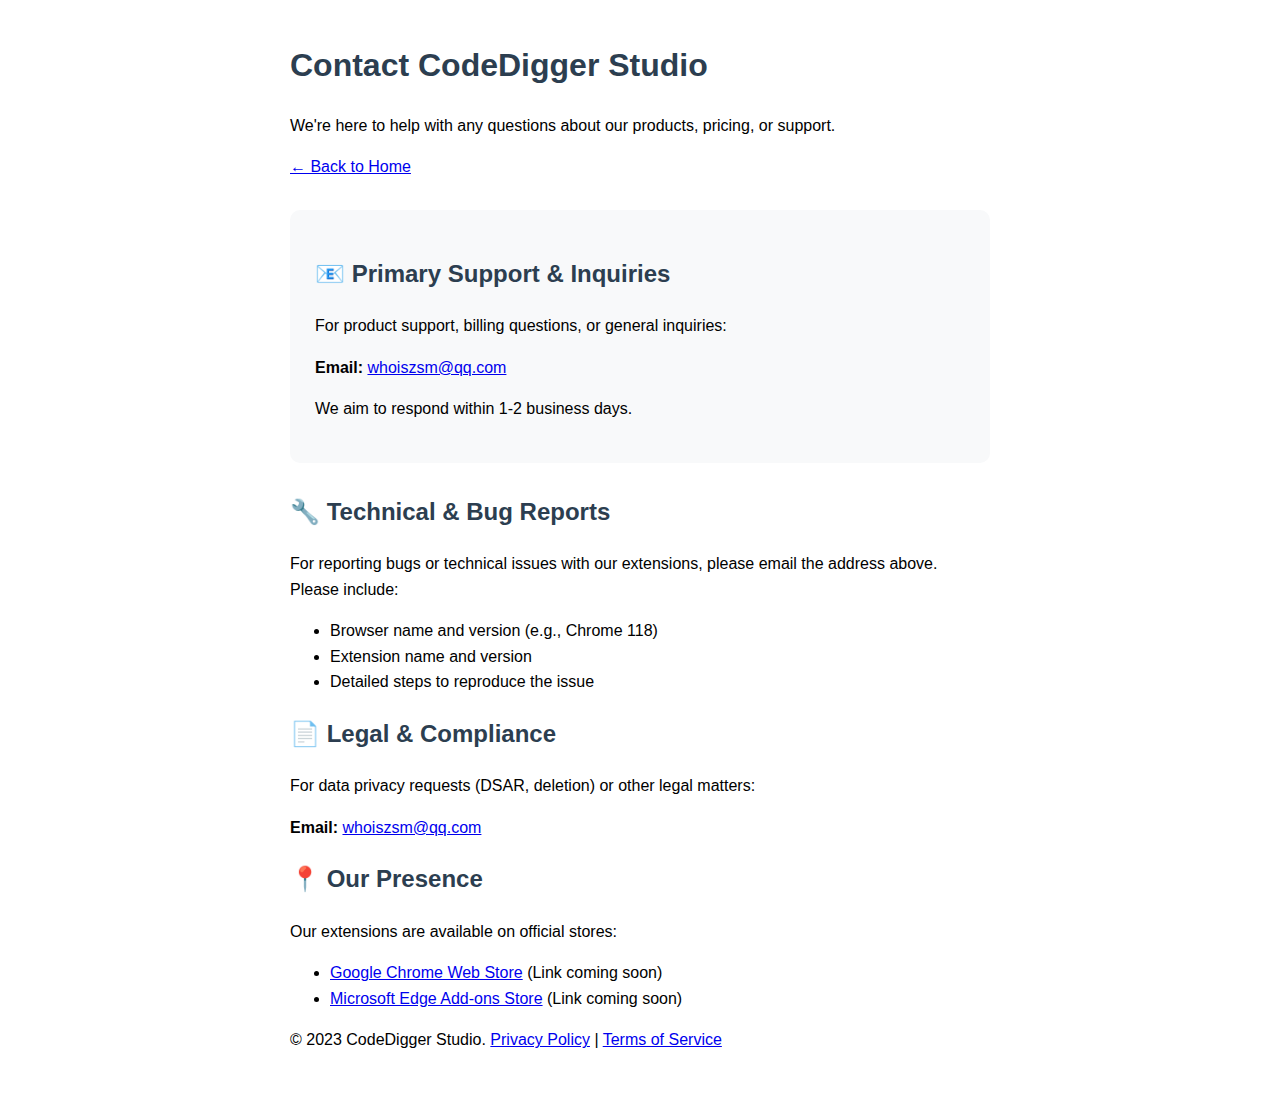
<file: contact.html>
<!DOCTYPE html>
<html lang="en">
<head>
    <meta charset="UTF-8">
    <meta name="viewport" content="width=device-width, initial-scale=1.0">
    <title>Contact Us - CodeDigger Studio</title>
    <style>
        body { font-family: -apple-system, BlinkMacSystemFont, 'Segoe UI', sans-serif; line-height: 1.6; max-width: 700px; margin: 40px auto; padding: 0 20px; }
        h1, h2 { color: #2c3e50; }
        .contact-info { background: #f8f9fa; padding: 25px; border-radius: 10px; margin: 30px 0; }
    </style>
</head>
<body>
    <header>
        <h1>Contact CodeDigger Studio</h1>
        <p>We're here to help with any questions about our products, pricing, or support.</p>
        <p><a href="index.html">← Back to Home</a></p>
    </header>

    <main>
        <section class="contact-info">
            <h2>📧 Primary Support & Inquiries</h2>
            <p>For product support, billing questions, or general inquiries:</p>
            <p><strong>Email:</strong> <a href="mailto:whoiszsm@qq.com">whoiszsm@qq.com</a></p>
            <p>We aim to respond within 1-2 business days.</p>
        </section>

        <section>
            <h2>🔧 Technical & Bug Reports</h2>
            <p>For reporting bugs or technical issues with our extensions, please email the address above. Please include:</p>
            <ul>
                <li>Browser name and version (e.g., Chrome 118)</li>
                <li>Extension name and version</li>
                <li>Detailed steps to reproduce the issue</li>
            </ul>
        </section>

        <section>
            <h2>📄 Legal & Compliance</h2>
            <p>For data privacy requests (DSAR, deletion) or other legal matters:</p>
            <p><strong>Email:</strong> <a href="mailto:whoiszsm@qq.com">whoiszsm@qq.com</a></p>
        </section>

        <section>
            <h2>📍 Our Presence</h2>
            <p>Our extensions are available on official stores:</p>
            <ul>
                <li><a href="#" target="_blank">Google Chrome Web Store</a> (Link coming soon)</li>
                <li><a href="#" target="_blank">Microsoft Edge Add-ons Store</a> (Link coming soon)</li>
            </ul>
        </section>
    </main>

    <footer>
        <p>© 2023 CodeDigger Studio. <a href="privacy.html">Privacy Policy</a> | <a href="terms.html">Terms of Service</a></p>
    </footer>
</body>
</html>
</file>
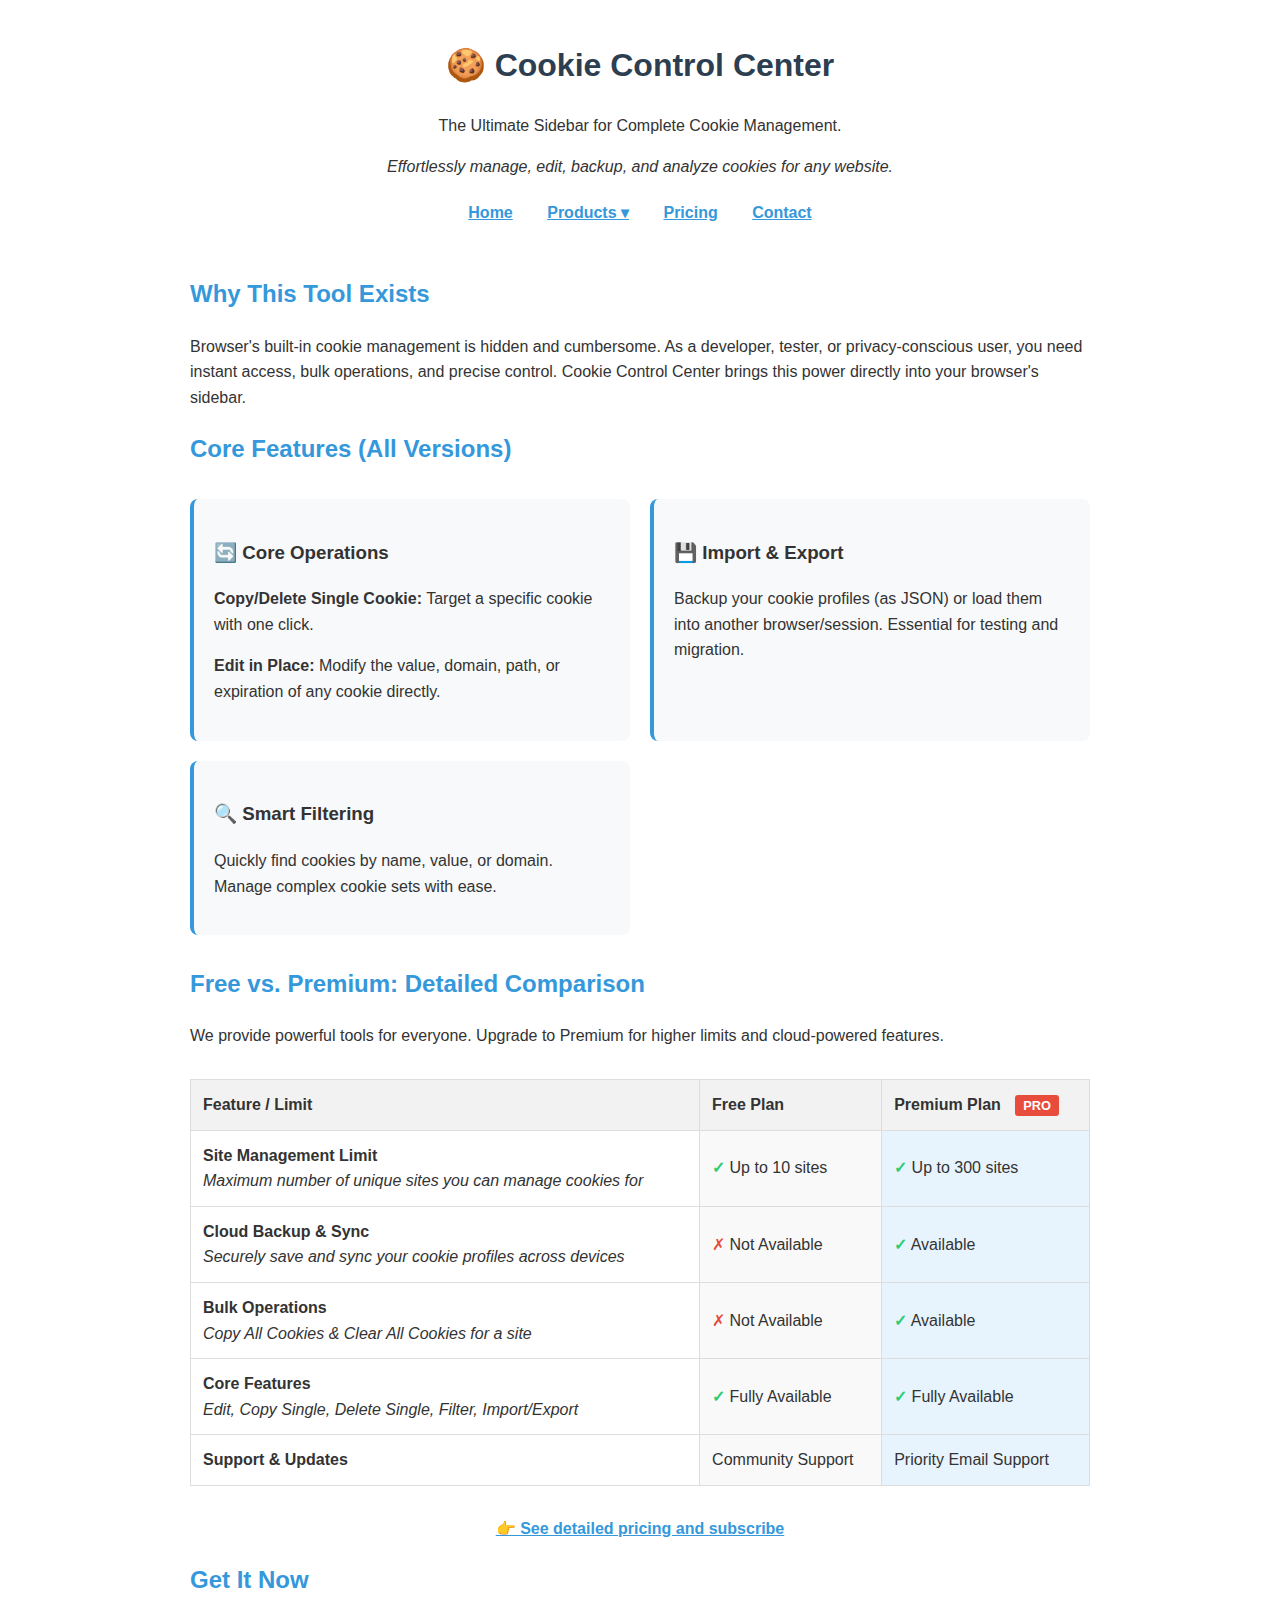
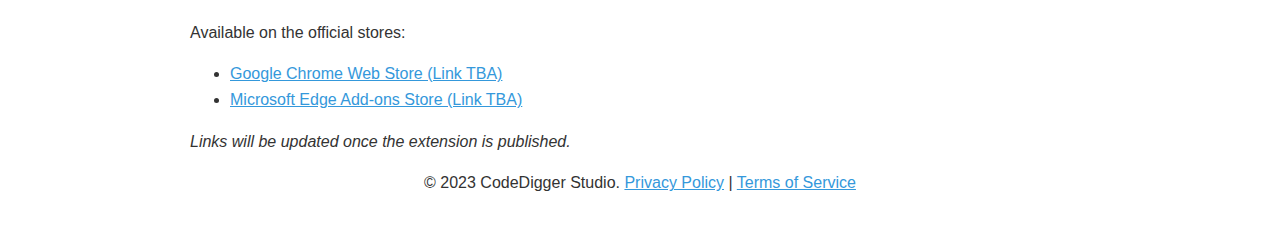
<file: cookie-control-center.html>
<!DOCTYPE html>
<html lang="en">
<head>
    <meta charset="UTF-8">
    <meta name="viewport" content="width=device-width, initial-scale=1.0">
    <title>Cookie Control Center - Professional Cookie Management Extension</title>
    <style>
        body { font-family: -apple-system, BlinkMacSystemFont, 'Segoe UI', sans-serif; line-height: 1.6; max-width: 900px; margin: 40px auto; padding: 0 20px; color: #333; }
        header, footer { text-align: center; margin-bottom: 50px; }
        h1 { color: #2c3e50; }
        h2 { color: #3498db; }
        .feature-grid { display: grid; grid-template-columns: repeat(auto-fit, minmax(300px, 1fr)); gap: 20px; margin: 30px 0; }
        .feature-card { background: #f8f9fa; padding: 20px; border-radius: 8px; border-left: 4px solid #3498db; }
        .badge { background: #e74c3c; color: white; padding: 3px 8px; border-radius: 3px; font-size: 0.8em; margin-left: 10px; }
        .nav { margin: 20px 0; position: relative; }
        .nav a { margin: 0 15px; font-weight: bold; }
        .dropdown { display: inline-block; position: relative; }
        .dropdown-content { display: none; position: absolute; background-color: white; min-width: 200px; box-shadow: 0px 8px 16px rgba(0,0,0,0.1); border-radius: 5px; padding: 10px 0; z-index: 1; }
        .dropdown:hover .dropdown-content { display: block; }
        .dropdown-content a { display: block; padding: 8px 20px; margin: 0; }
        .comparison-table { width: 100%; border-collapse: collapse; margin: 30px 0; }
        .comparison-table th, .comparison-table td { border: 1px solid #ddd; padding: 12px; text-align: left; }
        .comparison-table th { background-color: #f2f2f2; }
        .free-col { background-color: #f9f9f9; }
        .pro-col { background-color: #e8f4fd; }
        .check { color: #2ecc71; font-weight: bold; }
        .cross { color: #e74c3c; }
        a { color: #3498db; }
    </style>
</head>
<body>
    <header>
        <h1>🍪 Cookie Control Center</h1>
        <p>The Ultimate Sidebar for Complete Cookie Management.</p>
        <p><em>Effortlessly manage, edit, backup, and analyze cookies for any website.</em></p>
        <div class="nav">
            <a href="index.html">Home</a>
            <div class="dropdown">
                <a href="#products">Products ▾</a>
                <div class="dropdown-content">
                    <a href="cookie-control-center.html">Cookie Control Center</a>
                </div>
            </div>
            <a href="pricing.html">Pricing</a>
            <a href="contact.html">Contact</a>
        </div>
    </header>

    <main>
        <section>
            <h2>Why This Tool Exists</h2>
            <p>Browser's built-in cookie management is hidden and cumbersome. As a developer, tester, or privacy-conscious user, you need instant access, bulk operations, and precise control. Cookie Control Center brings this power directly into your browser's sidebar.</p>
        </section>

        <section>
            <h2>Core Features (All Versions)</h2>
            <div class="feature-grid">
                <div class="feature-card">
                    <h3>🔄 Core Operations</h3>
                    <p><strong>Copy/Delete Single Cookie:</strong> Target a specific cookie with one click.</p>
                    <p><strong>Edit in Place:</strong> Modify the value, domain, path, or expiration of any cookie directly.</p>
                </div>
                <div class="feature-card">
                    <h3>💾 Import & Export</h3>
                    <p>Backup your cookie profiles (as JSON) or load them into another browser/session. Essential for testing and migration.</p>
                </div>
                <div class="feature-card">
                    <h3>🔍 Smart Filtering</h3>
                    <p>Quickly find cookies by name, value, or domain. Manage complex cookie sets with ease.</p>
                </div>
            </div>
        </section>

        <section>
            <h2>Free vs. Premium: Detailed Comparison</h2>
            <p>We provide powerful tools for everyone. Upgrade to Premium for higher limits and cloud-powered features.</p>
            <table class="comparison-table">
                <thead>
                    <tr>
                        <th>Feature / Limit</th>
                        <th class="free-col">Free Plan</th>
                        <th class="pro-col">Premium Plan <span class="badge">PRO</span></th>
                    </tr>
                </thead>
                <tbody>
                    <tr>
                        <td><strong>Site Management Limit</strong><br/><em>Maximum number of unique sites you can manage cookies for</em></td>
                        <td class="free-col"><span class="check">✓</span> Up to 10 sites</td>
                        <td class="pro-col"><span class="check">✓</span> Up to 300 sites</td>
                    </tr>
                    <tr>
                        <td><strong>Cloud Backup & Sync</strong><br/><em>Securely save and sync your cookie profiles across devices</em></td>
                        <td class="free-col"><span class="cross">✗</span> Not Available</td>
                        <td class="pro-col"><span class="check">✓</span> Available</td>
                    </tr>
                    <tr>
                        <td><strong>Bulk Operations</strong><br/><em>Copy All Cookies & Clear All Cookies for a site</em></td>
                        <td class="free-col"><span class="cross">✗</span> Not Available</td>
                        <td class="pro-col"><span class="check">✓</span> Available</td>
                    </tr>
                    <tr>
                        <td><strong>Core Features</strong><br/><em>Edit, Copy Single, Delete Single, Filter, Import/Export</em></td>
                        <td class="free-col"><span class="check">✓</span> Fully Available</td>
                        <td class="pro-col"><span class="check">✓</span> Fully Available</td>
                    </tr>
                    <tr>
                        <td><strong>Support & Updates</strong></td>
                        <td class="free-col">Community Support</td>
                        <td class="pro-col">Priority Email Support</td>
                    </tr>
                </tbody>
            </table>
            <p style="text-align: center; margin-top: 20px;"><a href="pricing.html" class="cta"><strong>👉 See detailed pricing and subscribe</strong></a></p>
        </section>

        <section>
            <h2>Get It Now</h2>
            <p>Available on the official stores:</p>
            <ul>
                <li><a href="#" target="_blank">Google Chrome Web Store (Link TBA)</a></li>
                <li><a href="#" target="_blank">Microsoft Edge Add-ons Store (Link TBA)</a></li>
            </ul>
            <p><em>Links will be updated once the extension is published.</em></p>
        </section>
    </main>

    <footer>
        <p>© 2023 CodeDigger Studio. <a href="privacy.html">Privacy Policy</a> | <a href="terms.html">Terms of Service</a></p>
    </footer>
</body>
</html>
</file>
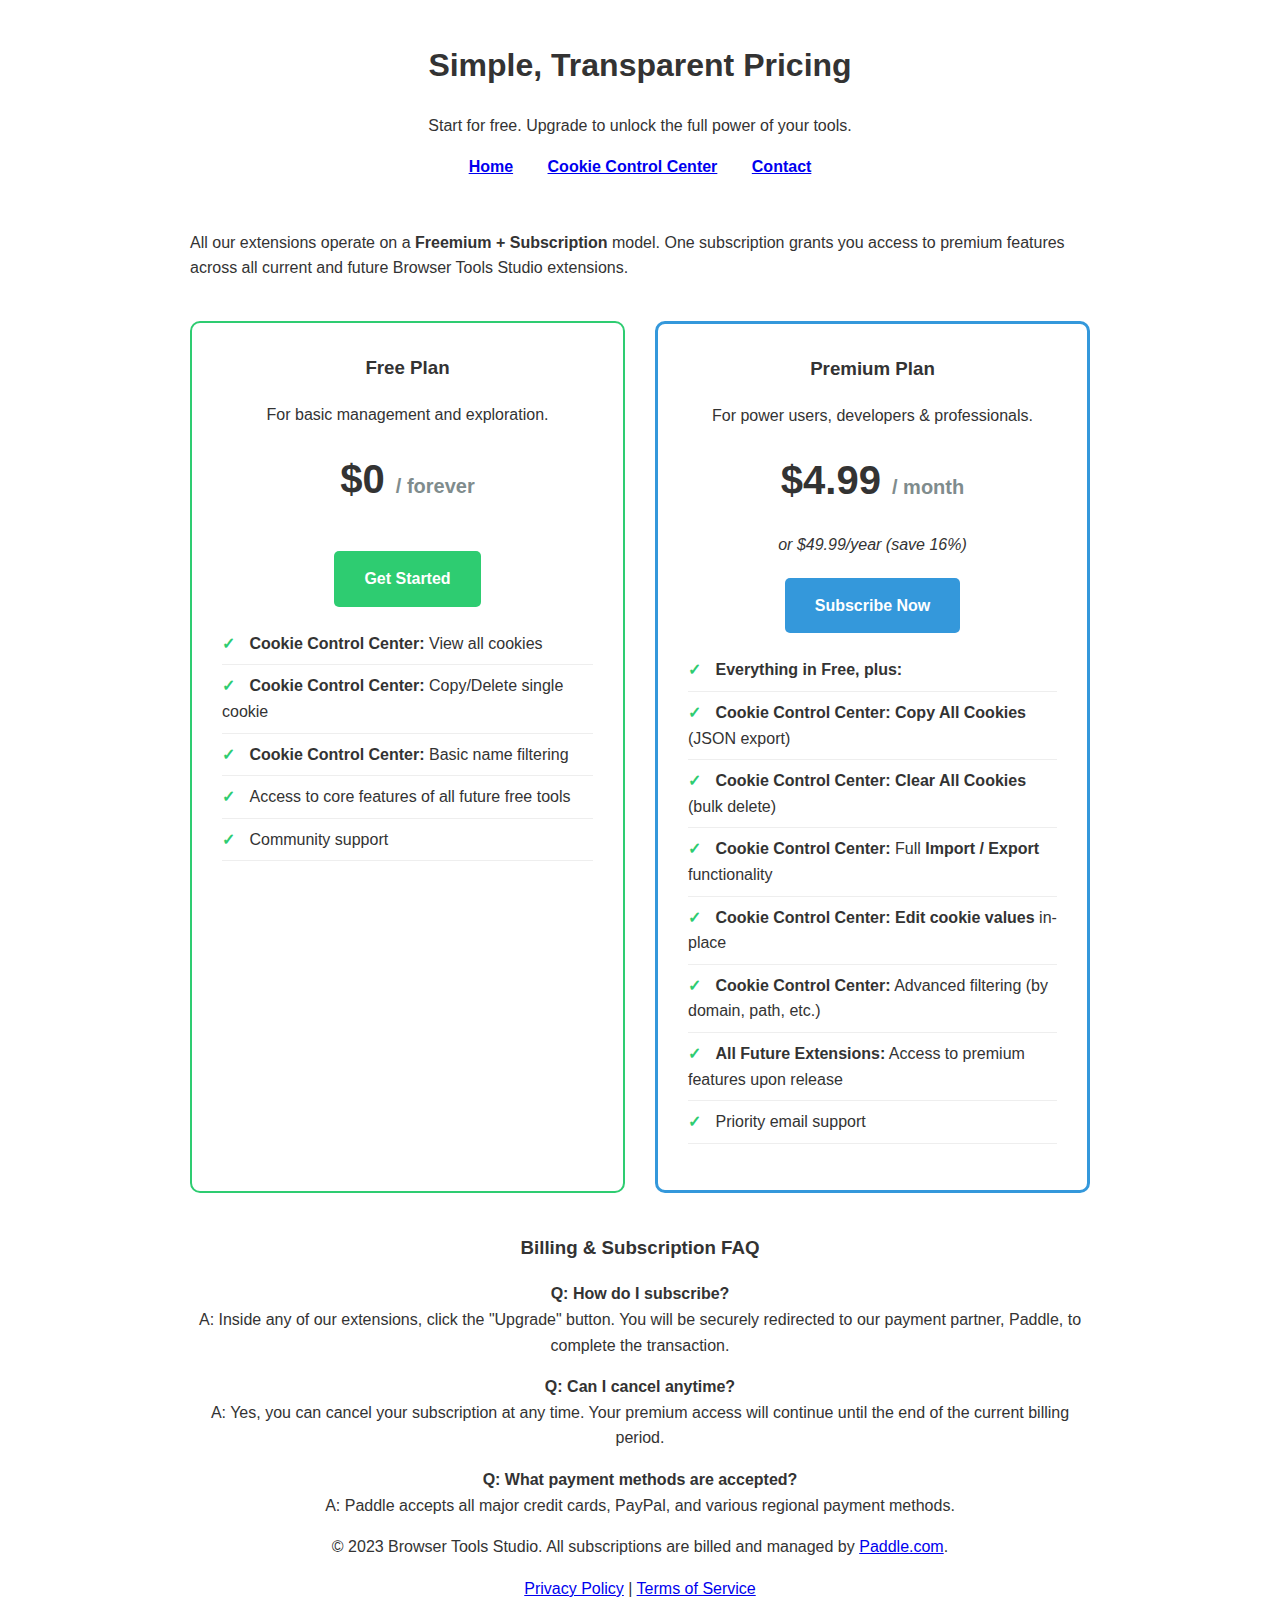
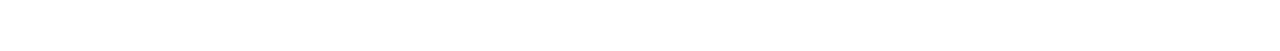
<file: pricing.html>
<!DOCTYPE html>
<html lang="en">
<head>
    <meta charset="UTF-8">
    <meta name="viewport" content="width=device-width, initial-scale=1.0">
    <title>Pricing - Browser Tools Studio</title>
    <style>
        body { font-family: -apple-system, BlinkMacSystemFont, 'Segoe UI', sans-serif; line-height: 1.6; max-width: 900px; margin: 40px auto; padding: 0 20px; color: #333; }
        header, footer { text-align: center; margin-bottom: 50px; }
        .pricing-grid { display: grid; grid-template-columns: repeat(auto-fit, minmax(350px, 1fr)); gap: 30px; margin: 40px 0; }
        .plan { border: 2px solid #ddd; border-radius: 10px; padding: 30px; text-align: center; }
        .plan.free { border-color: #2ecc71; }
        .plan.premium { border-color: #3498db; border-width: 3px; }
        .plan h3 { margin-top: 0; }
        .price { font-size: 2.5em; font-weight: bold; margin: 20px 0; }
        .price .period { font-size: 0.5em; color: #7f8c8d; }
        ul { text-align: left; list-style: none; padding-left: 0; }
        li { padding: 8px 0; border-bottom: 1px solid #eee; }
        li:before { content: "✓ "; color: #2ecc71; font-weight: bold; margin-right: 10px; }
        li.na:before { content: "— "; color: #bdc3c7; }
        .cta { display: inline-block; background: #3498db; color: white; padding: 15px 30px; border-radius: 5px; text-decoration: none; font-weight: bold; margin-top: 20px; }
        .cta.free { background: #2ecc71; }
        .nav a { margin: 0 15px; font-weight: bold; }
    </style>
</head>
<body>
    <header>
        <h1>Simple, Transparent Pricing</h1>
        <p>Start for free. Upgrade to unlock the full power of your tools.</p>
        <div class="nav">
            <a href="index.html">Home</a>
            <a href="cookie-control-center.html">Cookie Control Center</a>
            <a href="contact.html">Contact</a>
        </div>
    </header>

    <main>
        <section>
            <p>All our extensions operate on a <strong>Freemium + Subscription</strong> model. One subscription grants you access to premium features across all current and future Browser Tools Studio extensions.</p>
        </section>

        <div class="pricing-grid">
            <!-- Free Plan -->
            <div class="plan free">
                <h3>Free Plan</h3>
                <p>For basic management and exploration.</p>
                <div class="price">$0 <span class="period">/ forever</span></div>
                <a href="#" class="cta free">Get Started</a> <!-- 链接到商店免费版 -->
                <ul>
                    <li><strong>Cookie Control Center:</strong> View all cookies</li>
                    <li><strong>Cookie Control Center:</strong> Copy/Delete single cookie</li>
                    <li><strong>Cookie Control Center:</strong> Basic name filtering</li>
                    <li>Access to core features of all future free tools</li>
                    <li>Community support</li>
                </ul>
            </div>

            <!-- Premium Plan -->
            <div class="plan premium">
                <h3>Premium Plan</h3>
                <p>For power users, developers & professionals.</p>
                <div class="price">$4.99 <span class="period">/ month</span></div>
                <div><em>or $49.99/year (save 16%)</em></div>
                <a href="#" class="cta">Subscribe Now</a> <!-- 这将是您的Paddle支付链接 -->
                <ul>
                    <li><strong>Everything in Free, plus:</strong></li>
                    <li><strong>Cookie Control Center:</strong> <strong>Copy All Cookies</strong> (JSON export)</li>
                    <li><strong>Cookie Control Center:</strong> <strong>Clear All Cookies</strong> (bulk delete)</li>
                    <li><strong>Cookie Control Center:</strong> Full <strong>Import / Export</strong> functionality</li>
                    <li><strong>Cookie Control Center:</strong> <strong>Edit cookie values</strong> in-place</li>
                    <li><strong>Cookie Control Center:</strong> Advanced filtering (by domain, path, etc.)</li>
                    <li><strong>All Future Extensions:</strong> Access to premium features upon release</li>
                    <li>Priority email support</li>
                </ul>
            </div>
        </div>

        <section style="text-align: center; margin-top: 40px;">
            <h3>Billing & Subscription FAQ</h3>
            <p><strong>Q: How do I subscribe?</strong><br/>A: Inside any of our extensions, click the "Upgrade" button. You will be securely redirected to our payment partner, Paddle, to complete the transaction.</p>
            <p><strong>Q: Can I cancel anytime?</strong><br/>A: Yes, you can cancel your subscription at any time. Your premium access will continue until the end of the current billing period.</p>
            <p><strong>Q: What payment methods are accepted?</strong><br/>A: Paddle accepts all major credit cards, PayPal, and various regional payment methods.</p>
        </section>
    </main>

    <footer>
        <p>© 2023 Browser Tools Studio. All subscriptions are billed and managed by <a href="https://www.paddle.com" target="_blank">Paddle.com</a>.</p>
        <p><a href="privacy.html">Privacy Policy</a> | <a href="terms.html">Terms of Service</a></p>
    </footer>
</body>
</html>
</file>
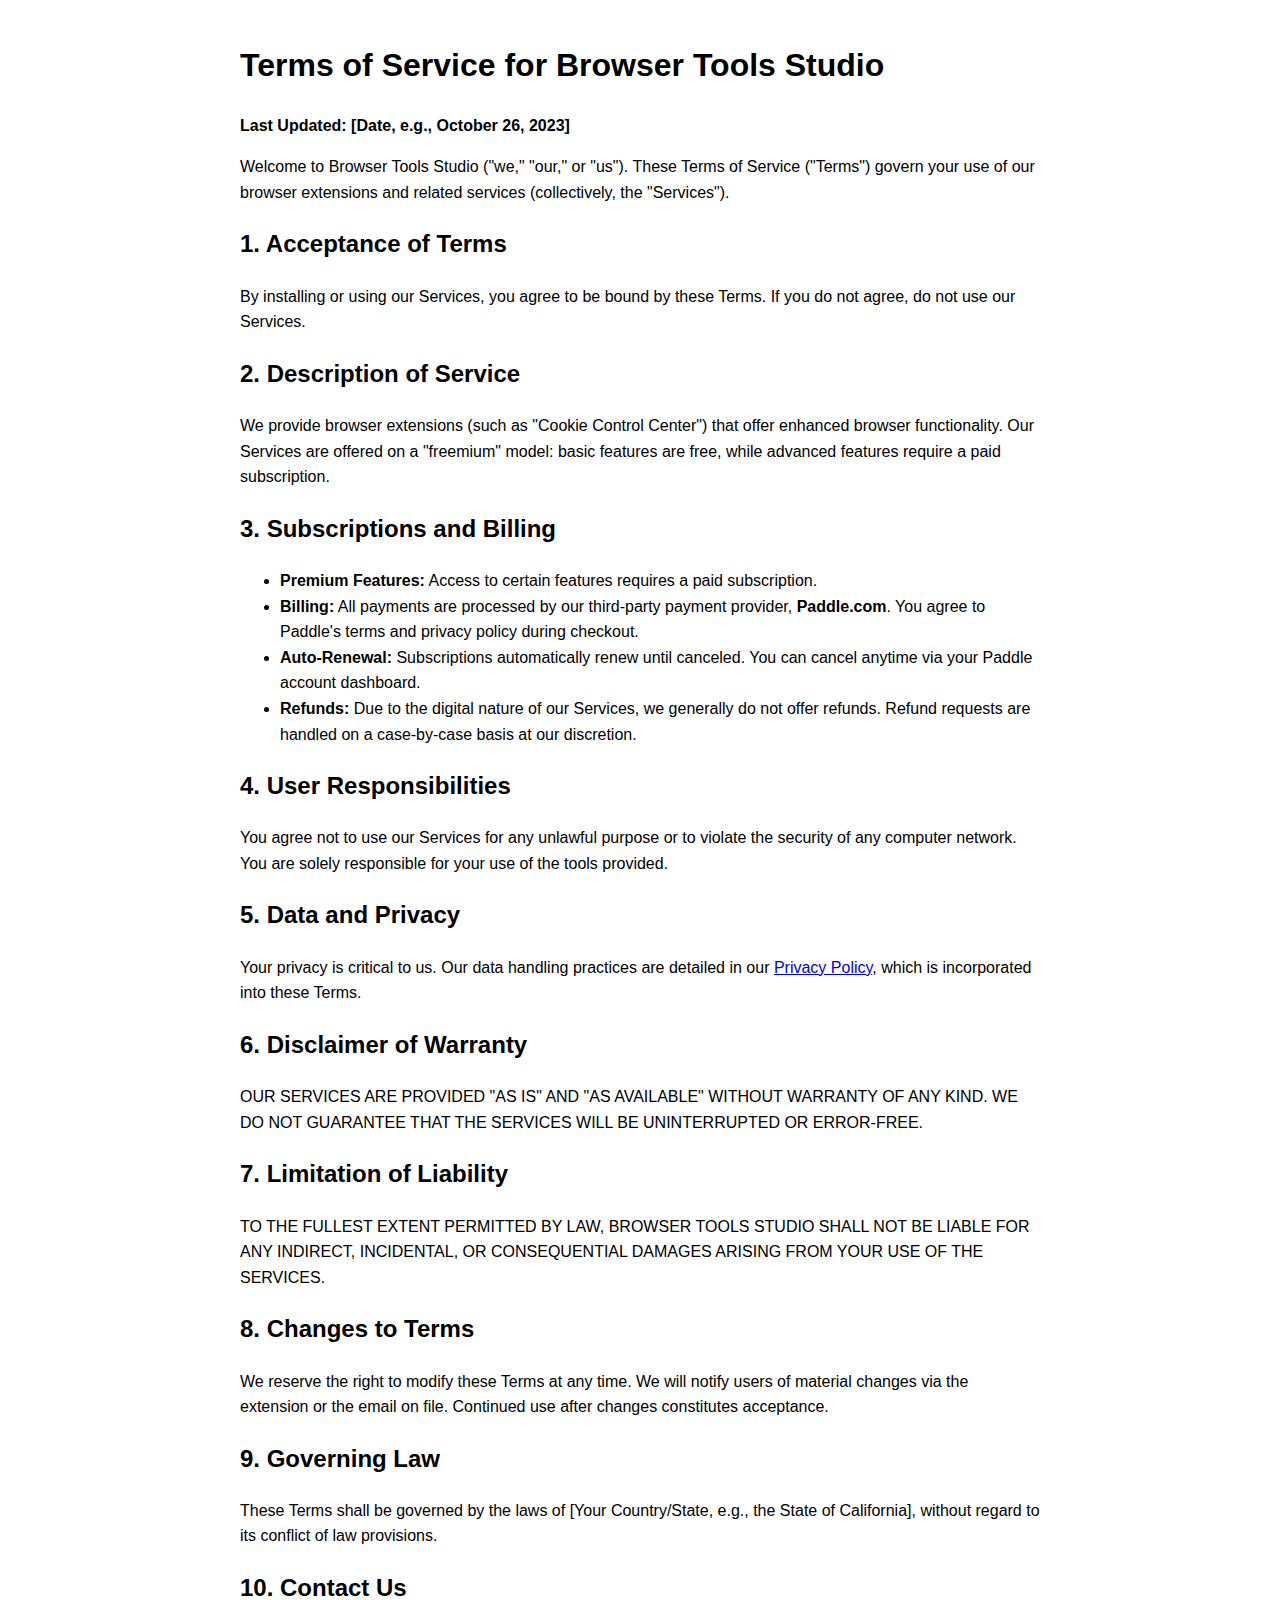
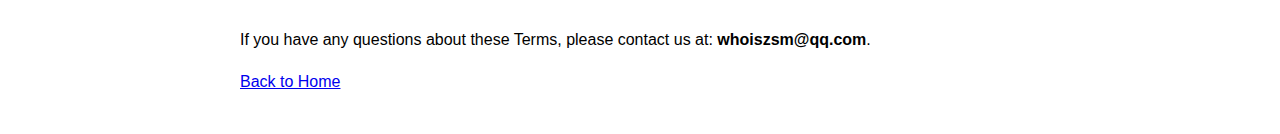
<file: terms.html>
<!DOCTYPE html>
<html lang="en">
<head>
    <meta charset="UTF-8">
    <title>Terms of Service - Browser Tools Studio</title>
    <style>body {font-family: sans-serif; line-height: 1.6; max-width: 800px; margin: 40px auto; padding: 0 20px;}</style>
</head>
<body>
    <h1>Terms of Service for Browser Tools Studio</h1>
    <p><strong>Last Updated: [Date, e.g., October 26, 2023]</strong></p>

    <p>Welcome to Browser Tools Studio ("we," "our," or "us"). These Terms of Service ("Terms") govern your use of our browser extensions and related services (collectively, the "Services").</p>

    <h2>1. Acceptance of Terms</h2>
    <p>By installing or using our Services, you agree to be bound by these Terms. If you do not agree, do not use our Services.</p>

    <h2>2. Description of Service</h2>
    <p>We provide browser extensions (such as "Cookie Control Center") that offer enhanced browser functionality. Our Services are offered on a "freemium" model: basic features are free, while advanced features require a paid subscription.</p>

    <h2>3. Subscriptions and Billing</h2>
    <ul>
        <li><strong>Premium Features:</strong> Access to certain features requires a paid subscription.</li>
        <li><strong>Billing:</strong> All payments are processed by our third-party payment provider, <strong>Paddle.com</strong>. You agree to Paddle's terms and privacy policy during checkout.</li>
        <li><strong>Auto-Renewal:</strong> Subscriptions automatically renew until canceled. You can cancel anytime via your Paddle account dashboard.</li>
        <li><strong>Refunds:</strong> Due to the digital nature of our Services, we generally do not offer refunds. Refund requests are handled on a case-by-case basis at our discretion.</li>
    </ul>

    <h2>4. User Responsibilities</h2>
    <p>You agree not to use our Services for any unlawful purpose or to violate the security of any computer network. You are solely responsible for your use of the tools provided.</p>

    <h2>5. Data and Privacy</h2>
    <p>Your privacy is critical to us. Our data handling practices are detailed in our <a href="privacy.html">Privacy Policy</a>, which is incorporated into these Terms.</p>

    <h2>6. Disclaimer of Warranty</h2>
    <p>OUR SERVICES ARE PROVIDED "AS IS" AND "AS AVAILABLE" WITHOUT WARRANTY OF ANY KIND. WE DO NOT GUARANTEE THAT THE SERVICES WILL BE UNINTERRUPTED OR ERROR-FREE.</p>

    <h2>7. Limitation of Liability</h2>
    <p>TO THE FULLEST EXTENT PERMITTED BY LAW, BROWSER TOOLS STUDIO SHALL NOT BE LIABLE FOR ANY INDIRECT, INCIDENTAL, OR CONSEQUENTIAL DAMAGES ARISING FROM YOUR USE OF THE SERVICES.</p>

    <h2>8. Changes to Terms</h2>
    <p>We reserve the right to modify these Terms at any time. We will notify users of material changes via the extension or the email on file. Continued use after changes constitutes acceptance.</p>

    <h2>9. Governing Law</h2>
    <p>These Terms shall be governed by the laws of [Your Country/State, e.g., the State of California], without regard to its conflict of law provisions.</p>

    <h2>10. Contact Us</h2>
    <p>If you have any questions about these Terms, please contact us at: <strong>whoiszsm@qq.com</strong>.</p>

    <p><a href="index.html">Back to Home</a></p>
</body>
</html>
</file>
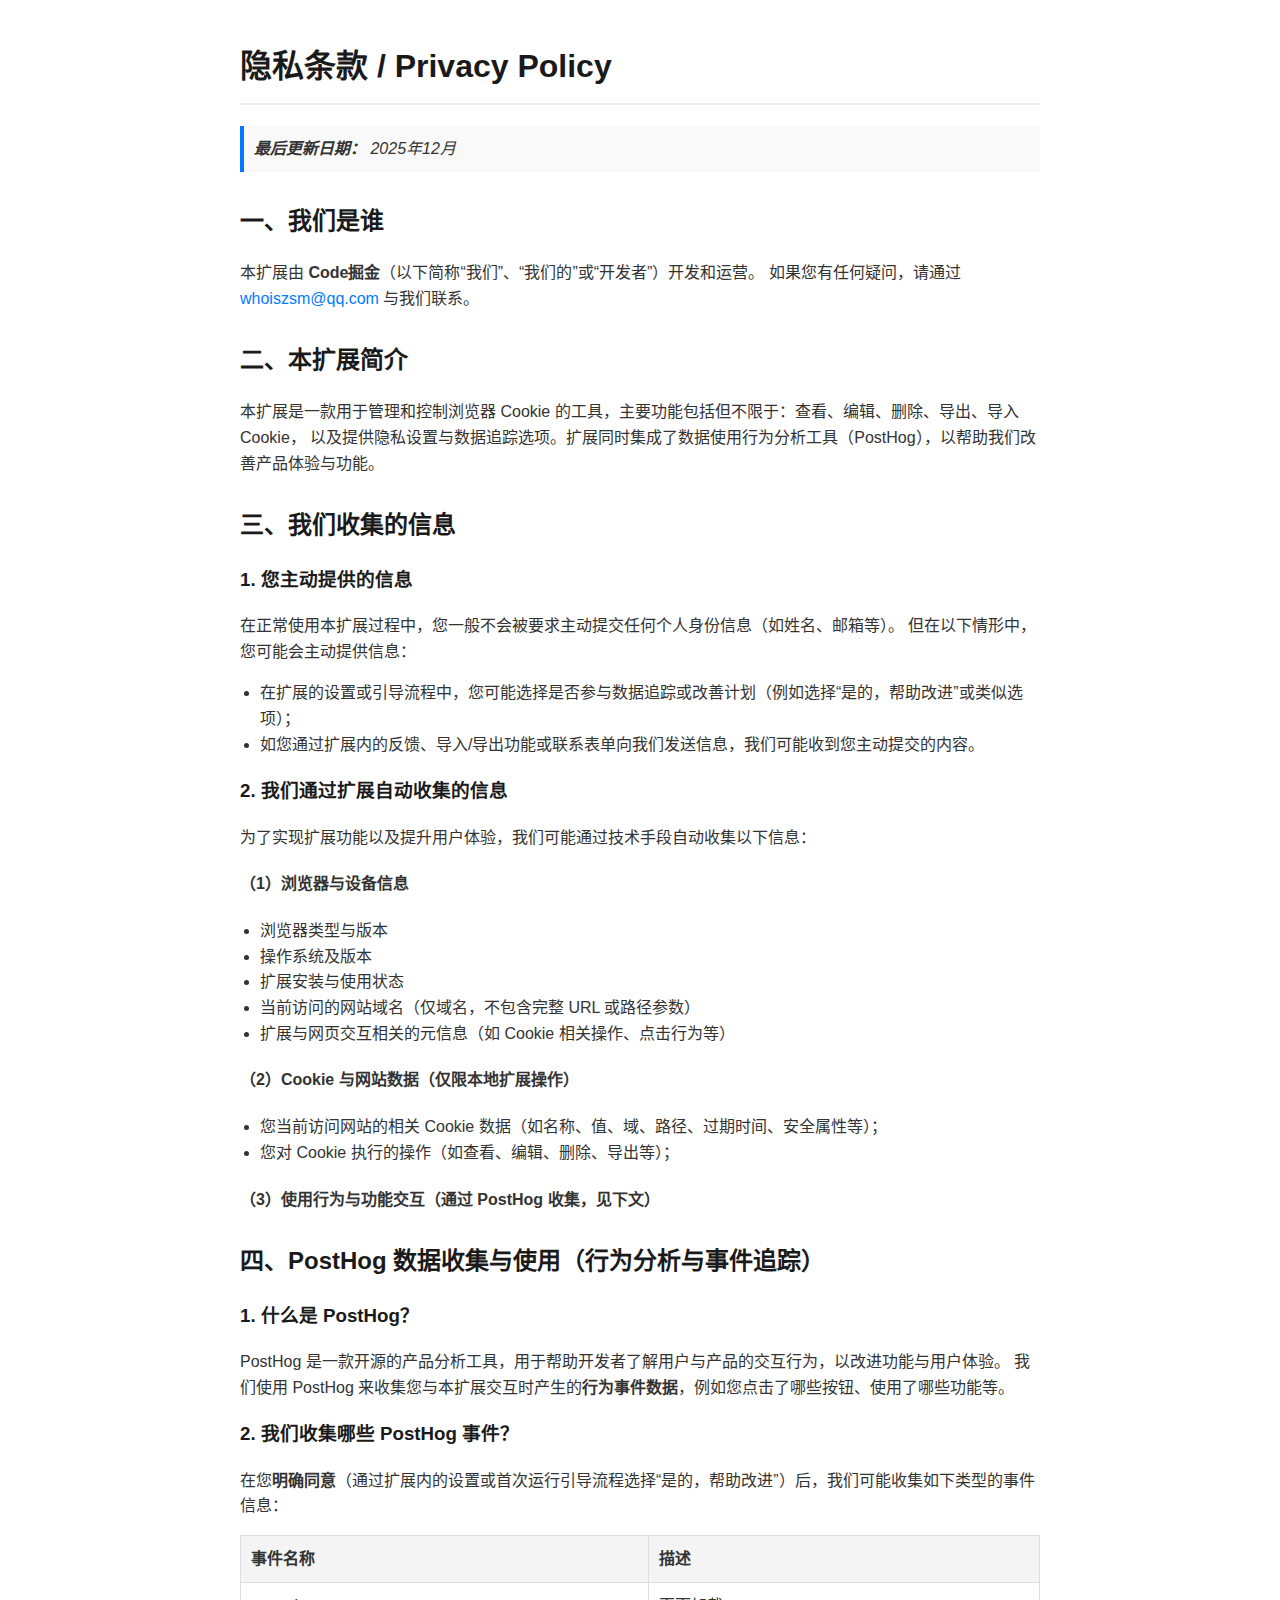
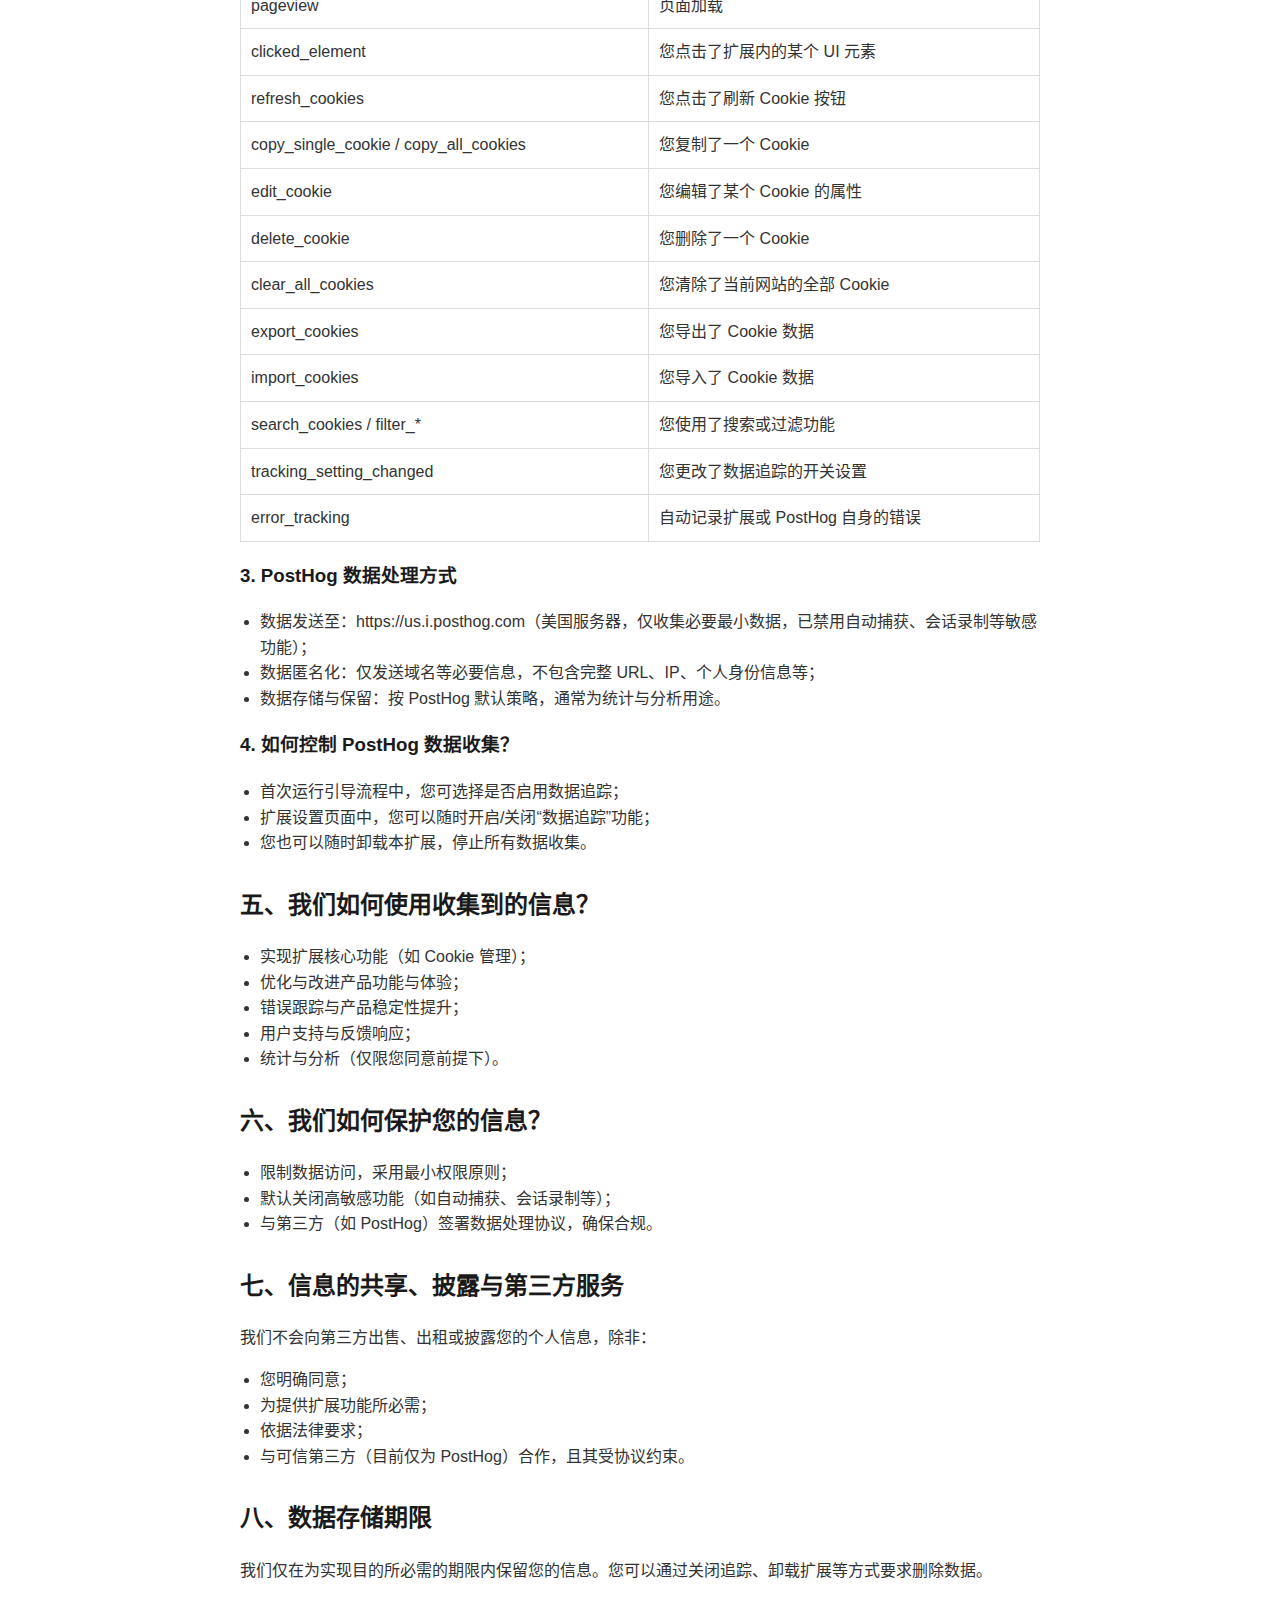
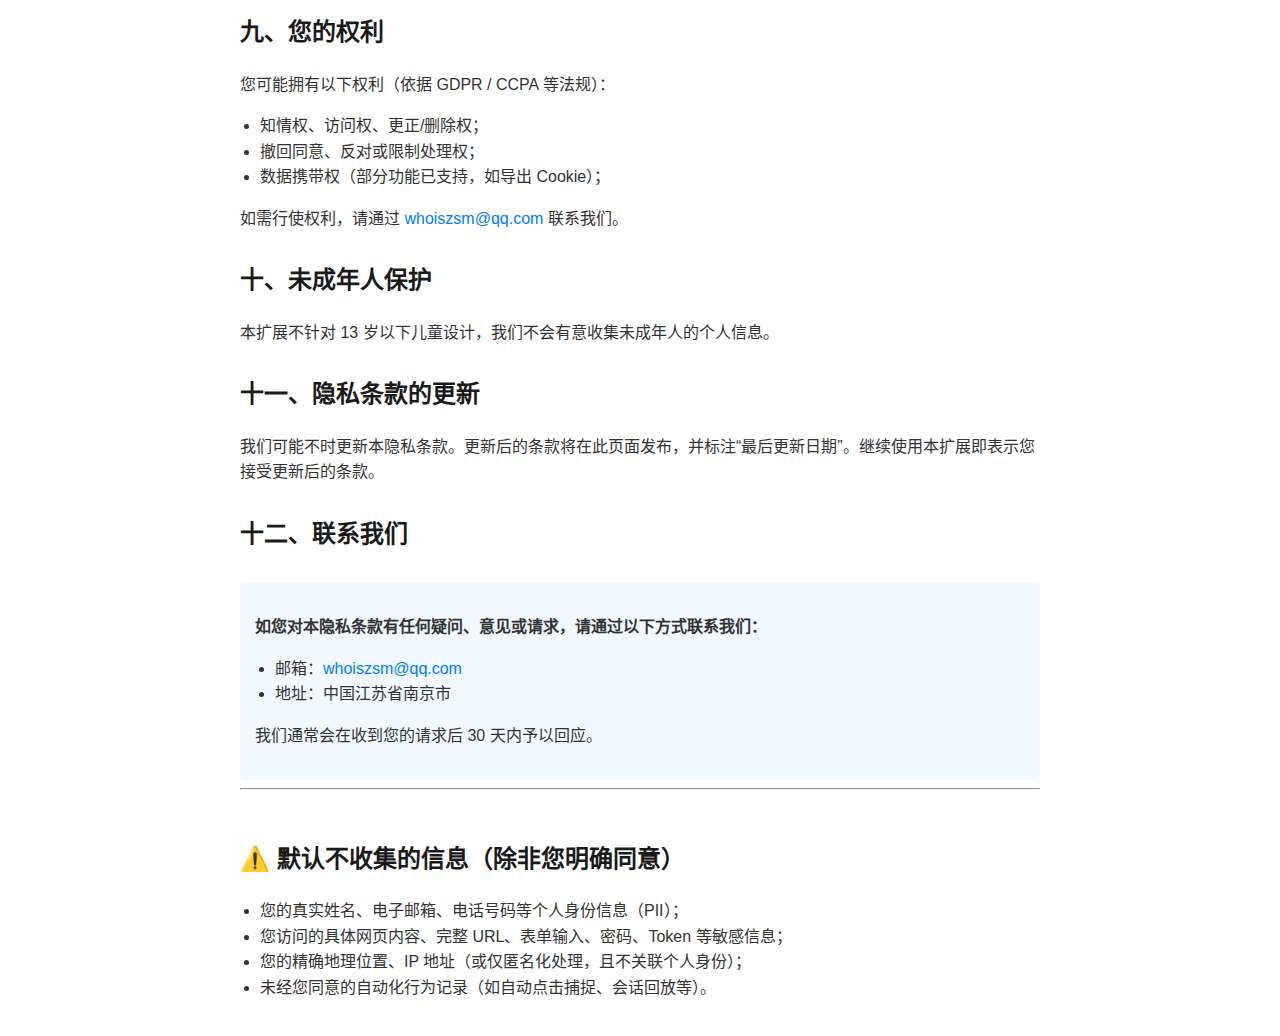
<file: Privacy/cookie-control-center.html>
<!DOCTYPE html>
<html lang="zh-CN">
<head>
  <meta charset="UTF-8" />
  <meta name="viewport" content="width=device-width, initial-scale=1.0" />
  <title>隐私条款 / Privacy Policy</title>
  <style>
    body {
      font-family: -apple-system, BlinkMacSystemFont, 'Segoe UI', Roboto, sans-serif;
      line-height: 1.6;
      margin: 0;
      padding: 20px;
      background-color: #fff;
      color: #333;
    }
    h1, h2, h3 {
      color: #1a1a1a;
    }
    h1 {
      border-bottom: 2px solid #eee;
      padding-bottom: 10px;
    }
    h2 {
      margin-top: 30px;
    }
    .container {
      max-width: 800px;
      margin: 0 auto;
    }
    .last-updated {
      background-color: #f9f9f9;
      padding: 10px;
      border-left: 4px solid #007BFF;
      margin-bottom: 20px;
      font-style: italic;
    }
    .contact {
      background-color: #f1f8ff;
      padding: 15px;
      border-radius: 5px;
      margin-top: 30px;
    }
    a {
      color: #007BFF;
      text-decoration: none;
    }
    a:hover {
      text-decoration: underline;
    }
    table {
      width: 100%;
      border-collapse: collapse;
      margin: 15px 0;
    }
    th, td {
      padding: 10px;
      border: 1px solid #ddd;
      text-align: left;
    }
    th {
      background-color: #f4f4f4;
    }
    ul {
      padding-left: 20px;
    }
    .highlight {
      font-weight: bold;
    }
  </style>
</head>
<body>
  <div class="container">
    <h1>隐私条款 / Privacy Policy</h1>

    <div class="last-updated">
      <strong>最后更新日期：</strong> 2025年12月
    </div>

    <h2>一、我们是谁</h2>
    <p>
      本扩展由 <strong>Code掘金</strong>（以下简称“我们”、“我们的”或“开发者”）开发和运营。
      如果您有任何疑问，请通过 <a href="mailto:whoiszsm@qq.com">whoiszsm@qq.com</a> 与我们联系。
    </p>

    <h2>二、本扩展简介</h2>
    <p>
      本扩展是一款用于管理和控制浏览器 Cookie 的工具，主要功能包括但不限于：查看、编辑、删除、导出、导入 Cookie，
      以及提供隐私设置与数据追踪选项。扩展同时集成了数据使用行为分析工具（PostHog），以帮助我们改善产品体验与功能。
    </p>

    <h2>三、我们收集的信息</h2>

    <h3>1. 您主动提供的信息</h3>
    <p>
      在正常使用本扩展过程中，您一般不会被要求主动提交任何个人身份信息（如姓名、邮箱等）。
      但在以下情形中，您可能会主动提供信息：
    </p>
    <ul>
      <li>在扩展的设置或引导流程中，您可能选择是否参与数据追踪或改善计划（例如选择“是的，帮助改进”或类似选项）；</li>
      <li>如您通过扩展内的反馈、导入/导出功能或联系表单向我们发送信息，我们可能收到您主动提交的内容。</li>
    </ul>

    <h3>2. 我们通过扩展自动收集的信息</h3>
    <p>
      为了实现扩展功能以及提升用户体验，我们可能通过技术手段自动收集以下信息：
    </p>

    <h4>（1）浏览器与设备信息</h4>
    <ul>
      <li>浏览器类型与版本</li>
      <li>操作系统及版本</li>
      <li>扩展安装与使用状态</li>
      <li>当前访问的网站域名（仅域名，不包含完整 URL 或路径参数）</li>
      <li>扩展与网页交互相关的元信息（如 Cookie 相关操作、点击行为等）</li>
    </ul>

    <h4>（2）Cookie 与网站数据（仅限本地扩展操作）</h4>
    <ul>
      <li>您当前访问网站的相关 Cookie 数据（如名称、值、域、路径、过期时间、安全属性等）；</li>
      <li>您对 Cookie 执行的操作（如查看、编辑、删除、导出等）；</li>
    </ul>

    <h4>（3）使用行为与功能交互（通过 PostHog 收集，见下文）</h4>

    <h2>四、PostHog 数据收集与使用（行为分析与事件追踪）</h2>

    <h3>1. 什么是 PostHog？</h3>
    <p>
      PostHog 是一款开源的产品分析工具，用于帮助开发者了解用户与产品的交互行为，以改进功能与用户体验。
      我们使用 PostHog 来收集您与本扩展交互时产生的<strong>行为事件数据</strong>，例如您点击了哪些按钮、使用了哪些功能等。
    </p>

    <h3>2. 我们收集哪些 PostHog 事件？</h3>
    <p>
      在您<strong>明确同意</strong>（通过扩展内的设置或首次运行引导流程选择“是的，帮助改进”）后，我们可能收集如下类型的事件信息：
    </p>

    <table>
      <thead>
        <tr>
          <th>事件名称</th>
          <th>描述</th>
        </tr>
      </thead>
      <tbody>
        <tr><td>pageview</td><td>页面加载</td></tr>
        <tr><td>clicked_element</td><td>您点击了扩展内的某个 UI 元素</td></tr>
        <tr><td>refresh_cookies</td><td>您点击了刷新 Cookie 按钮</td></tr>
        <tr><td>copy_single_cookie / copy_all_cookies</td><td>您复制了一个 Cookie</td></tr>
        <tr><td>edit_cookie</td><td>您编辑了某个 Cookie 的属性</td></tr>
        <tr><td>delete_cookie</td><td>您删除了一个 Cookie</td></tr>
        <tr><td>clear_all_cookies</td><td>您清除了当前网站的全部 Cookie</td></tr>
        <tr><td>export_cookies</td><td>您导出了 Cookie 数据</td></tr>
        <tr><td>import_cookies</td><td>您导入了 Cookie 数据</td></tr>
        <tr><td>search_cookies / filter_*</td><td>您使用了搜索或过滤功能</td></tr>
        <tr><td>tracking_setting_changed</td><td>您更改了数据追踪的开关设置</td></tr>
        <tr><td>error_tracking</td><td>自动记录扩展或 PostHog 自身的错误</td></tr>
      </tbody>
    </table>

    <h3>3. PostHog 数据处理方式</h3>
    <ul>
      <li>数据发送至：https://us.i.posthog.com（美国服务器，仅收集必要最小数据，已禁用自动捕获、会话录制等敏感功能）；</li>
      <li>数据匿名化：仅发送域名等必要信息，不包含完整 URL、IP、个人身份信息等；</li>
      <li>数据存储与保留：按 PostHog 默认策略，通常为统计与分析用途。</li>
    </ul>

    <h3>4. 如何控制 PostHog 数据收集？</h3>
    <ul>
      <li>首次运行引导流程中，您可选择是否启用数据追踪；</li>
      <li>扩展设置页面中，您可以随时开启/关闭“数据追踪”功能；</li>
      <li>您也可以随时卸载本扩展，停止所有数据收集。</li>
    </ul>

    <h2>五、我们如何使用收集到的信息？</h2>
    <ul>
      <li>实现扩展核心功能（如 Cookie 管理）；</li>
      <li>优化与改进产品功能与体验；</li>
      <li>错误跟踪与产品稳定性提升；</li>
      <li>用户支持与反馈响应；</li>
      <li>统计与分析（仅限您同意前提下）。</li>
    </ul>

    <h2>六、我们如何保护您的信息？</h2>
    <ul>
      <li>限制数据访问，采用最小权限原则；</li>
      <li>默认关闭高敏感功能（如自动捕获、会话录制等）；</li>
      <li>与第三方（如 PostHog）签署数据处理协议，确保合规。</li>
    </ul>

    <h2>七、信息的共享、披露与第三方服务</h2>
    <p>
      我们不会向第三方出售、出租或披露您的个人信息，除非：
    </p>
    <ul>
      <li>您明确同意；</li>
      <li>为提供扩展功能所必需；</li>
      <li>依据法律要求；</li>
      <li>与可信第三方（目前仅为 PostHog）合作，且其受协议约束。</li>
    </ul>

    <h2>八、数据存储期限</h2>
    <p>
      我们仅在为实现目的所必需的期限内保留您的信息。您可以通过关闭追踪、卸载扩展等方式要求删除数据。
    </p>

    <h2>九、您的权利</h2>
    <p>
      您可能拥有以下权利（依据 GDPR / CCPA 等法规）：
    </p>
    <ul>
      <li>知情权、访问权、更正/删除权；</li>
      <li>撤回同意、反对或限制处理权；</li>
      <li>数据携带权（部分功能已支持，如导出 Cookie）；</li>
    </ul>
    <p>
      如需行使权利，请通过 <a href="mailto:whoiszsm@qq.com">whoiszsm@qq.com</a> 联系我们。
    </p>

    <h2>十、未成年人保护</h2>
    <p>
      本扩展不针对 13 岁以下儿童设计，我们不会有意收集未成年人的个人信息。
    </p>

    <h2>十一、隐私条款的更新</h2>
    <p>
      我们可能不时更新本隐私条款。更新后的条款将在此页面发布，并标注“最后更新日期”。继续使用本扩展即表示您接受更新后的条款。
    </p>

    <h2>十二、联系我们</h2>
    <div class="contact">
      <p><strong>如您对本隐私条款有任何疑问、意见或请求，请通过以下方式联系我们：</strong></p>
      <ul>
        <li>邮箱：<a href="mailto:whoiszsm@qq.com">whoiszsm@qq.com</a></li>
        <li>地址：中国江苏省南京市</li>
        <!--li>网站：[如有，请填写官网地址]</li-->
      </ul>
      <p>我们通常会在收到您的请求后 30 天内予以回应。</p>
    </div>

    <hr />

    <h2 style="margin-top: 50px;">⚠️ 默认不收集的信息（除非您明确同意）</h2>
    <ul>
      <li>您的真实姓名、电子邮箱、电话号码等个人身份信息（PII）；</li>
      <li>您访问的具体网页内容、完整 URL、表单输入、密码、Token 等敏感信息；</li>
      <li>您的精确地理位置、IP 地址（或仅匿名化处理，且不关联个人身份）；</li>
      <li>未经您同意的自动化行为记录（如自动点击捕捉、会话回放等）。</li>
    </ul>
  </div>
</body>
</html>
</file>
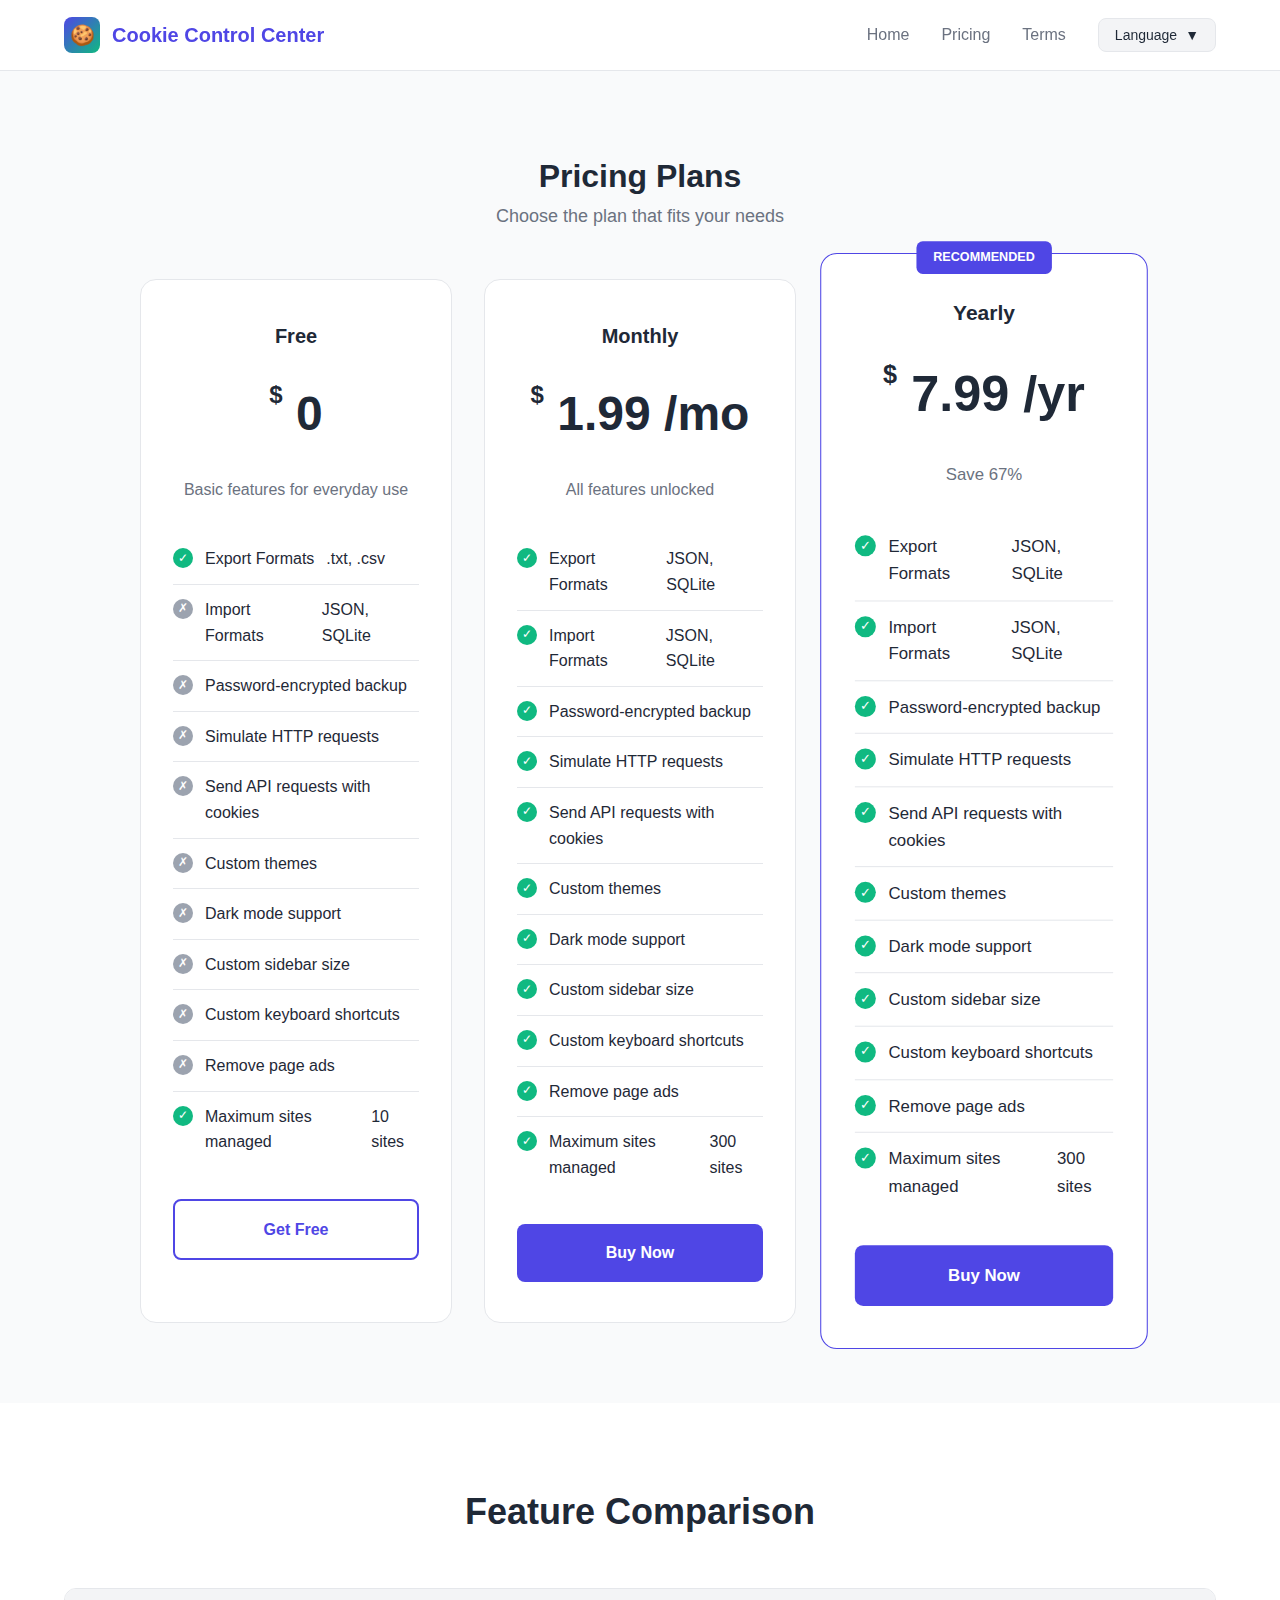
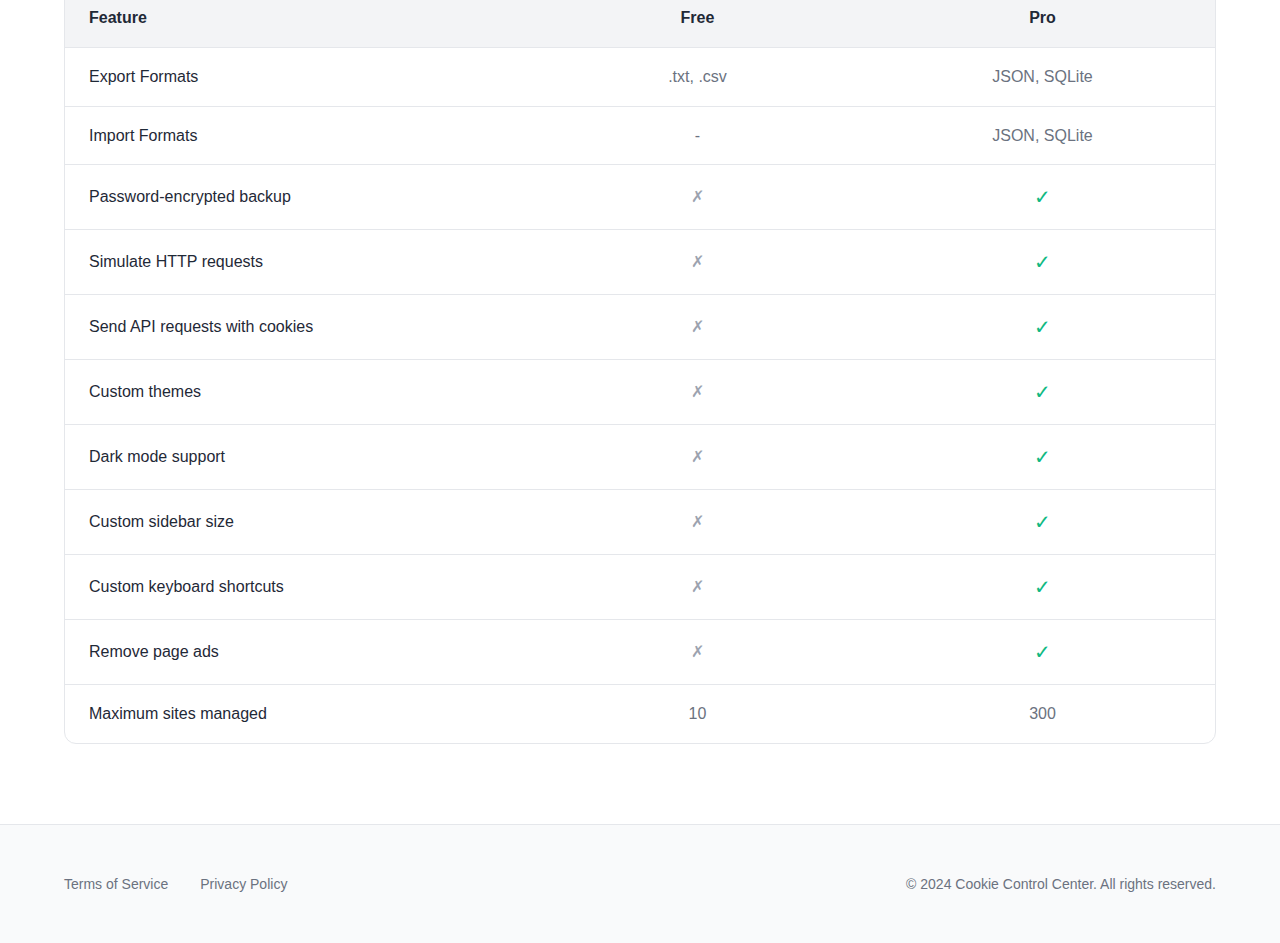
<file: products/cookie-control-center/pricing.html>
<!DOCTYPE html>
<html lang="en">
<head>
  <meta charset="UTF-8">
  <meta name="viewport" content="width=device-width, initial-scale=1.0">
  <meta name="description" content="Cookie Control Center Pricing - Choose the plan that fits your needs">
  <title>Pricing - Cookie Control Center</title>
  <link rel="stylesheet" href="../../css/styles.css">
</head>
<body>
  <header class="header">
    <div class="container">
      <a href="/" class="logo">
        <div class="logo-icon">🍪</div>
        <span data-i18n="site.name">Cookie Control Center</span>
      </a>
      
      <nav class="nav">
        <ul class="nav-links">
          <li><a href="/" data-i18n="nav.home">Home</a></li>
          <li><a href="pricing.html" data-i18n="nav.pricing">Pricing</a></li>
          <li><a href="terms.html" data-i18n="nav.terms">Terms</a></li>
        </ul>
        
        <div class="header-actions">
          <div class="language-switcher">
            <button class="language-btn">
              <span data-i18n="language.switch">Language</span>
              <span class="caret">▼</span>
            </button>
            <div class="language-dropdown">
              <button data-lang="en" class="active">English</button>
              <button data-lang="zh">中文</button>
            </div>
          </div>
          
          <button class="mobile-menu-btn" aria-label="Toggle menu">
            <span></span>
            <span></span>
            <span></span>
          </button>
        </div>
      </nav>
    </div>
  </header>

  <main>
    <section class="pricing-section">
      <div class="container">
        <div class="section-header">
          <h1 data-i18n="pricing.title">Pricing Plans</h1>
          <p data-i18n="pricing.subtitle">Choose the plan that fits your needs</p>
        </div>
        
        <div class="pricing-grid">
          <div class="pricing-card">
            <h3 data-i18n="pricing.free">Free</h3>
            <div class="price">
              <span class="currency">$</span>
              <span class="price-amount">0</span>
            </div>
            <p class="description" data-i18n="pricing.basic">Basic features for everyday use</p>
            <ul class="pricing-features">
              <li>
                <span class="icon check">✓</span>
                <span data-i18n="pricing.feature_comparison_table.export_formats_desc">Export Formats</span>
                <span data-i18n="pricing.feature_comparison_table.txt_csv">.txt, .csv</span>
              </li>
              <li>
                <span class="icon cross">✗</span>
                <span data-i18n="pricing.feature_comparison_table.import_formats_desc">Import Formats</span>
                <span data-i18n="pricing.feature_comparison_table.json_sqlite">JSON, SQLite</span>
              </li>
              <li>
                <span class="icon cross">✗</span>
                <span data-i18n="pricing.feature_comparison_table.encrypted_backup_desc">Password-encrypted backup</span>
              </li>
              <li>
                <span class="icon cross">✗</span>
                <span data-i18n="pricing.feature_comparison_table.http_simulation_desc">Simulate HTTP requests</span>
              </li>
              <li>
                <span class="icon cross">✗</span>
                <span data-i18n="pricing.feature_comparison_table.api_requests_desc">Send API requests with cookies</span>
              </li>
              <li>
                <span class="icon cross">✗</span>
                <span data-i18n="pricing.feature_comparison_table.custom_themes_desc">Custom themes</span>
              </li>
              <li>
                <span class="icon cross">✗</span>
                <span data-i18n="pricing.feature_comparison_table.dark_mode_desc">Dark mode support</span>
              </li>
              <li>
                <span class="icon cross">✗</span>
                <span data-i18n="pricing.feature_comparison_table.sidebar_desc">Custom sidebar size</span>
              </li>
              <li>
                <span class="icon cross">✗</span>
                <span data-i18n="pricing.feature_comparison_table.shortcuts_desc">Custom keyboard shortcuts</span>
              </li>
              <li>
                <span class="icon cross">✗</span>
                <span data-i18n="pricing.feature_comparison_table.ad_free_desc">Remove page ads</span>
              </li>
              <li>
                <span class="icon check">✓</span>
                <span data-i18n="pricing.feature_comparison_table.site_limit_desc">Maximum sites managed</span>
                <span data-i18n="pricing.feature_comparison_table.free_sites">10 sites</span>
              </li>
            </ul>
            <a href="#" class="pricing-btn outline" data-i18n="pricing.buy_now">Get Free</a>
          </div>
          
          <div class="pricing-card">
            <h3 data-i18n="pricing.monthly">Monthly</h3>
            <div class="price">
              <span class="currency">$</span>
              <span class="price-amount">1.99</span>
              <span class="price-period">/mo</span>
            </div>
            <p class="description" data-i18n="pricing.all_features">All features unlocked</p>
            <ul class="pricing-features">
              <li>
                <span class="icon check">✓</span>
                <span data-i18n="pricing.feature_comparison_table.export_formats_desc">Export Formats</span>
                <span data-i18n="pricing.feature_comparison_table.json_sqlite">JSON, SQLite</span>
              </li>
              <li>
                <span class="icon check">✓</span>
                <span data-i18n="pricing.feature_comparison_table.import_formats_desc">Import Formats</span>
                <span data-i18n="pricing.feature_comparison_table.json_sqlite">JSON, SQLite</span>
              </li>
              <li>
                <span class="icon check">✓</span>
                <span data-i18n="pricing.feature_comparison_table.encrypted_backup_desc">Password-encrypted backup</span>
              </li>
              <li>
                <span class="icon check">✓</span>
                <span data-i18n="pricing.feature_comparison_table.http_simulation_desc">Simulate HTTP requests</span>
              </li>
              <li>
                <span class="icon check">✓</span>
                <span data-i18n="pricing.feature_comparison_table.api_requests_desc">Send API requests with cookies</span>
              </li>
              <li>
                <span class="icon check">✓</span>
                <span data-i18n="pricing.feature_comparison_table.custom_themes_desc">Custom themes</span>
              </li>
              <li>
                <span class="icon check">✓</span>
                <span data-i18n="pricing.feature_comparison_table.dark_mode_desc">Dark mode support</span>
              </li>
              <li>
                <span class="icon check">✓</span>
                <span data-i18n="pricing.feature_comparison_table.sidebar_desc">Custom sidebar size</span>
              </li>
              <li>
                <span class="icon check">✓</span>
                <span data-i18n="pricing.feature_comparison_table.shortcuts_desc">Custom keyboard shortcuts</span>
              </li>
              <li>
                <span class="icon check">✓</span>
                <span data-i18n="pricing.feature_comparison_table.ad_free_desc">Remove page ads</span>
              </li>
              <li>
                <span class="icon check">✓</span>
                <span data-i18n="pricing.feature_comparison_table.site_limit_desc">Maximum sites managed</span>
                <span data-i18n="pricing.feature_comparison_table.pro_sites">300 sites</span>
              </li>
            </ul>
            <a href="#" class="pricing-btn" data-i18n="pricing.buy_now">Buy Now</a>
          </div>
          
          <div class="pricing-card featured">
            <span class="recommended-badge" data-i18n="pricing.recommended">Recommended</span>
            <h3 data-i18n="pricing.yearly">Yearly</h3>
            <div class="price">
              <span class="currency">$</span>
              <span class="price-amount">7.99</span>
              <span class="price-period">/yr</span>
            </div>
            <p class="description" data-i18n="pricing.yearly_savings">Save 67%</p>
            <ul class="pricing-features">
              <li>
                <span class="icon check">✓</span>
                <span data-i18n="pricing.feature_comparison_table.export_formats_desc">Export Formats</span>
                <span data-i18n="pricing.feature_comparison_table.json_sqlite">JSON, SQLite</span>
              </li>
              <li>
                <span class="icon check">✓</span>
                <span data-i18n="pricing.feature_comparison_table.import_formats_desc">Import Formats</span>
                <span data-i18n="pricing.feature_comparison_table.json_sqlite">JSON, SQLite</span>
              </li>
              <li>
                <span class="icon check">✓</span>
                <span data-i18n="pricing.feature_comparison_table.encrypted_backup_desc">Password-encrypted backup</span>
              </li>
              <li>
                <span class="icon check">✓</span>
                <span data-i18n="pricing.feature_comparison_table.http_simulation_desc">Simulate HTTP requests</span>
              </li>
              <li>
                <span class="icon check">✓</span>
                <span data-i18n="pricing.feature_comparison_table.api_requests_desc">Send API requests with cookies</span>
              </li>
              <li>
                <span class="icon check">✓</span>
                <span data-i18n="pricing.feature_comparison_table.custom_themes_desc">Custom themes</span>
              </li>
              <li>
                <span class="icon check">✓</span>
                <span data-i18n="pricing.feature_comparison_table.dark_mode_desc">Dark mode support</span>
              </li>
              <li>
                <span class="icon check">✓</span>
                <span data-i18n="pricing.feature_comparison_table.sidebar_desc">Custom sidebar size</span>
              </li>
              <li>
                <span class="icon check">✓</span>
                <span data-i18n="pricing.feature_comparison_table.shortcuts_desc">Custom keyboard shortcuts</span>
              </li>
              <li>
                <span class="icon check">✓</span>
                <span data-i18n="pricing.feature_comparison_table.ad_free_desc">Remove page ads</span>
              </li>
              <li>
                <span class="icon check">✓</span>
                <span data-i18n="pricing.feature_comparison_table.site_limit_desc">Maximum sites managed</span>
                <span data-i18n="pricing.feature_comparison_table.pro_sites">300 sites</span>
              </li>
            </ul>
            <a href="#" class="pricing-btn" data-i18n="pricing.buy_now">Buy Now</a>
          </div>
        </div>
      </div>
    </section>

    <section class="feature-comparison">
      <div class="container">
        <div class="section-header">
          <h2 data-i18n="pricing.features_title">Feature Comparison</h2>
        </div>
        
        <div class="comparison-table-container">
          <table class="comparison-table">
            <thead>
              <tr>
                <th class="feature-col" data-i18n="pricing.feature_comparison_table.feature">Feature</th>
                <th class="free-col" data-i18n="pricing.feature_comparison_table.free">Free</th>
                <th class="pro-col" data-i18n="pricing.feature_comparison_table.pro">Pro</th>
              </tr>
            </thead>
            <tbody>
              <tr>
                <td class="feature-name" data-i18n="pricing.feature_comparison_table.export_formats_desc">Export Formats</td>
                <td class="center">.txt, .csv</td>
                <td class="center">JSON, SQLite</td>
              </tr>
              <tr>
                <td class="feature-name" data-i18n="pricing.feature_comparison_table.import_formats_desc">Import Formats</td>
                <td class="center">-</td>
                <td class="center">JSON, SQLite</td>
              </tr>
              <tr>
                <td class="feature-name" data-i18n="pricing.feature_comparison_table.encrypted_backup_desc">Password-encrypted backup</td>
                <td class="center"><span class="cross-icon">✗</span></td>
                <td class="center"><span class="check-icon">✓</span></td>
              </tr>
              <tr>
                <td class="feature-name" data-i18n="pricing.feature_comparison_table.http_simulation_desc">Simulate HTTP requests</td>
                <td class="center"><span class="cross-icon">✗</span></td>
                <td class="center"><span class="check-icon">✓</span></td>
              </tr>
              <tr>
                <td class="feature-name" data-i18n="pricing.feature_comparison_table.api_requests_desc">Send API requests with cookies</td>
                <td class="center"><span class="cross-icon">✗</span></td>
                <td class="center"><span class="check-icon">✓</span></td>
              </tr>
              <tr>
                <td class="feature-name" data-i18n="pricing.feature_comparison_table.custom_themes_desc">Custom themes</td>
                <td class="center"><span class="cross-icon">✗</span></td>
                <td class="center"><span class="check-icon">✓</span></td>
              </tr>
              <tr>
                <td class="feature-name" data-i18n="pricing.feature_comparison_table.dark_mode_desc">Dark mode support</td>
                <td class="center"><span class="cross-icon">✗</span></td>
                <td class="center"><span class="check-icon">✓</span></td>
              </tr>
              <tr>
                <td class="feature-name" data-i18n="pricing.feature_comparison_table.sidebar_desc">Custom sidebar size</td>
                <td class="center"><span class="cross-icon">✗</span></td>
                <td class="center"><span class="check-icon">✓</span></td>
              </tr>
              <tr>
                <td class="feature-name" data-i18n="pricing.feature_comparison_table.shortcuts_desc">Custom keyboard shortcuts</td>
                <td class="center"><span class="cross-icon">✗</span></td>
                <td class="center"><span class="check-icon">✓</span></td>
              </tr>
              <tr>
                <td class="feature-name" data-i18n="pricing.feature_comparison_table.ad_free_desc">Remove page ads</td>
                <td class="center"><span class="cross-icon">✗</span></td>
                <td class="center"><span class="check-icon">✓</span></td>
              </tr>
              <tr>
                <td class="feature-name" data-i18n="pricing.feature_comparison_table.site_limit_desc">Maximum sites managed</td>
                <td class="center">10</td>
                <td class="center">300</td>
              </tr>
            </tbody>
          </table>
        </div>
      </div>
    </section>
  </main>

  <footer class="footer">
    <div class="container">
      <div class="footer-content">
        <div class="footer-links">
          <a href="terms.html" data-i18n="footer.terms">Terms of Service</a>
          <a href="terms.html" data-i18n="footer.privacy">Privacy Policy</a>
        </div>
        <p class="footer-copyright" data-i18n="footer.copyright">© 2024 Cookie Control Center. All rights reserved.</p>
      </div>
    </div>
  </footer>

  <script src="../../js/i18n.js"></script>
  <script src="../../js/main.js"></script>
  <script>
    document.querySelectorAll('.language-dropdown button').forEach(btn => {
      btn.addEventListener('click', () => {
        const lang = btn.getAttribute('data-lang');
        i18n.switchLanguage(lang);
      });
    });
  </script>
</body>
</html>
</file>
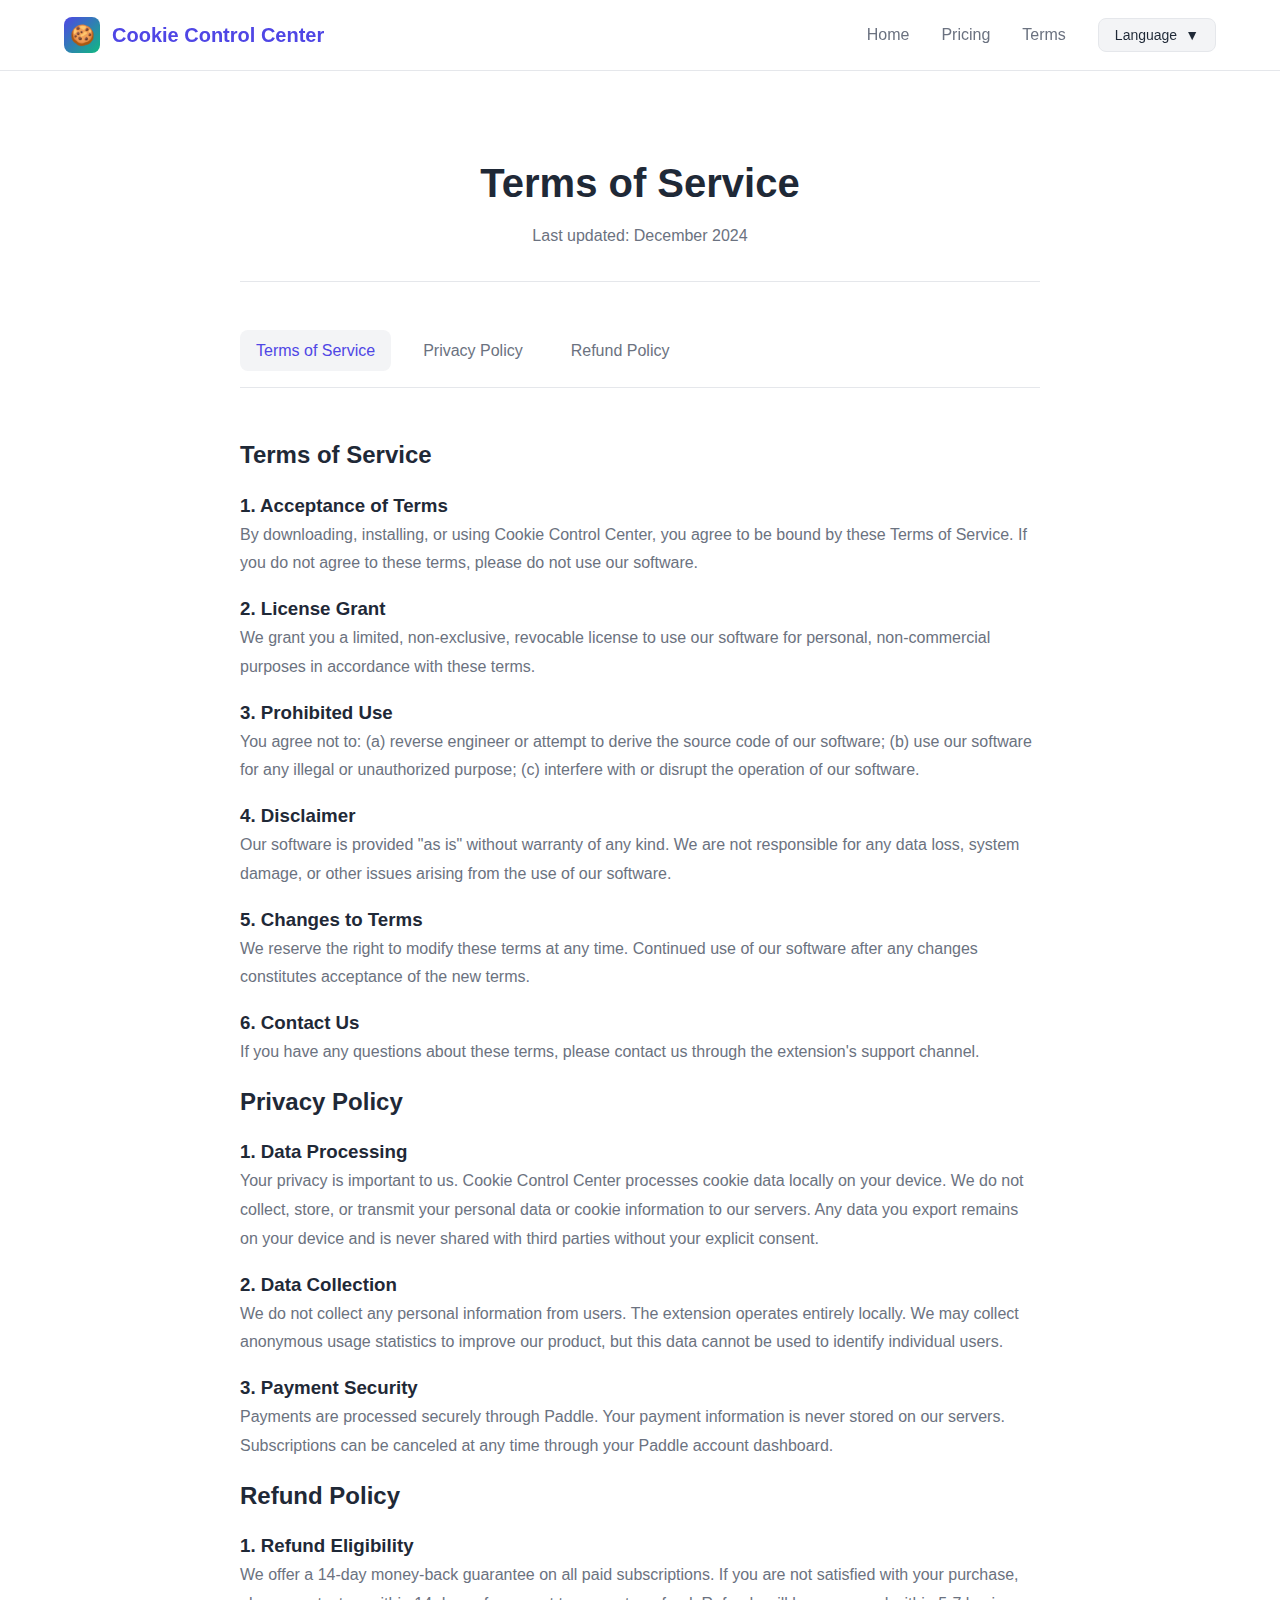
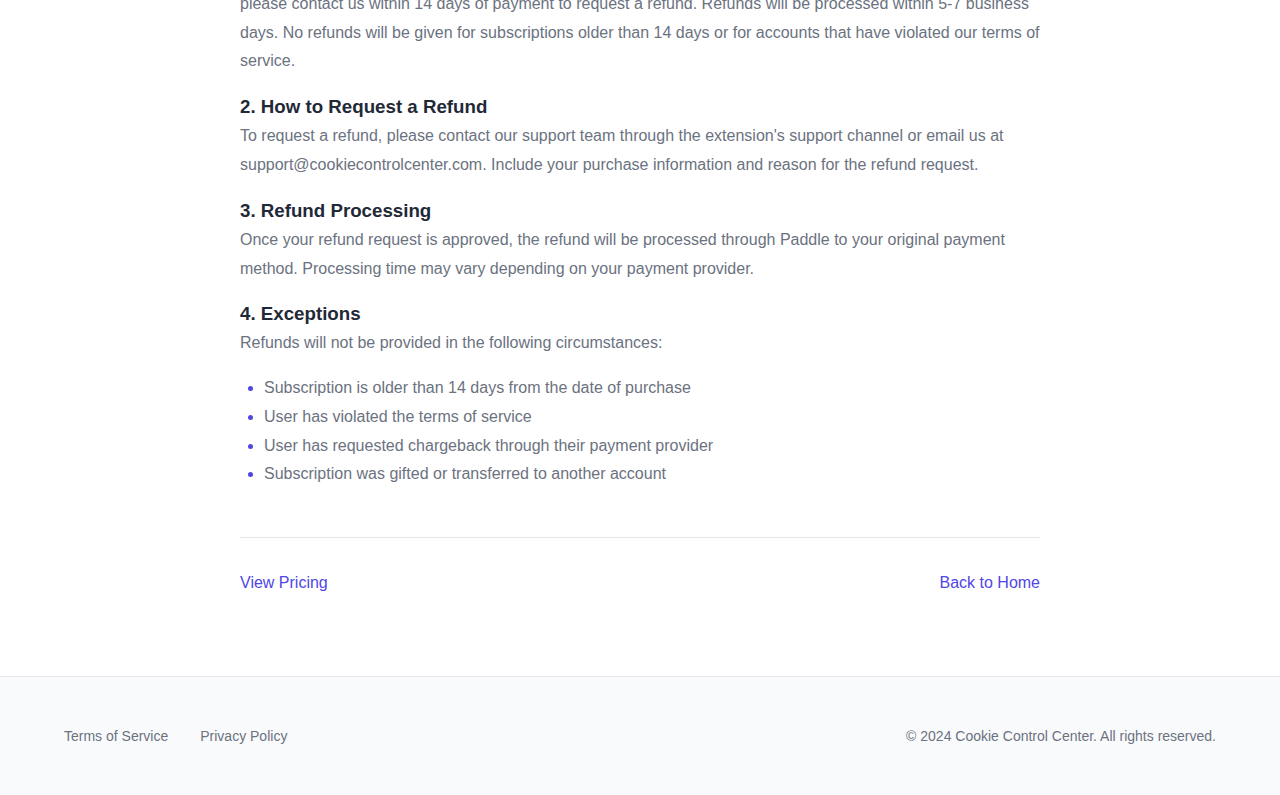
<file: products/cookie-control-center/terms.html>
<!DOCTYPE html>
<html lang="en">
<head>
  <meta charset="UTF-8">
  <meta name="viewport" content="width=device-width, initial-scale=1.0">
  <meta name="description" content="Cookie Control Center Terms of Service, Privacy Policy, and Refund Policy">
  <title>Terms of Service - Cookie Control Center</title>
  <link rel="stylesheet" href="../../css/styles.css">
</head>
<body>
  <header class="header">
    <div class="container">
      <a href="/" class="logo">
        <div class="logo-icon">🍪</div>
        <span data-i18n="site.name">Cookie Control Center</span>
      </a>
      
      <nav class="nav">
        <ul class="nav-links">
          <li><a href="/" data-i18n="nav.home">Home</a></li>
          <li><a href="pricing.html" data-i18n="nav.pricing">Pricing</a></li>
          <li><a href="terms.html" data-i18n="nav.terms">Terms</a></li>
        </ul>
        
        <div class="header-actions">
          <div class="language-switcher">
            <button class="language-btn">
              <span data-i18n="language.switch">Language</span>
              <span class="caret">▼</span>
            </button>
            <div class="language-dropdown">
              <button data-lang="en" class="active">English</button>
              <button data-lang="zh">中文</button>
            </div>
          </div>
          
          <button class="mobile-menu-btn" aria-label="Toggle menu">
            <span></span>
            <span></span>
            <span></span>
          </button>
        </div>
      </nav>
    </div>
  </header>

  <main>
    <section class="terms-section">
      <div class="container">
        <div class="terms-container">
          <div class="terms-header">
            <h1 data-i18n="terms.title">Terms of Service</h1>
            <p data-i18n="terms.last_updated">Last updated: December 2024</p>
          </div>
          
          <nav class="terms-nav">
            <a href="#terms" class="active" data-i18n="terms.title">Terms of Service</a>
            <a href="#privacy" data-i18n="terms.privacy_title">Privacy Policy</a>
            <a href="#refunds" data-i18n="terms.refund_title">Refund Policy</a>
          </nav>
          
          <div class="terms-content">
            <section id="terms">
              <h2 data-i18n="terms.sections.terms_of_service">Terms of Service</h2>
              
              <h3 data-i18n="terms.sections.acceptance.title">1. Acceptance of Terms</h3>
              <p data-i18n="terms.sections.acceptance.content">By downloading, installing, or using Cookie Control Center, you agree to be bound by these Terms of Service. If you do not agree to these terms, please do not use our software.</p>
              
              <h3 data-i18n="terms.sections.license.title">2. License Grant</h3>
              <p data-i18n="terms.sections.license.content">We grant you a limited, non-exclusive, revocable license to use our software for personal, non-commercial purposes in accordance with these terms.</p>
              
              <h3 data-i18n="terms.sections.prohibited.title">3. Prohibited Use</h3>
              <p data-i18n="terms.sections.prohibited.content">You agree not to: (a) reverse engineer or attempt to derive the source code of our software; (b) use our software for any illegal or unauthorized purpose; (c) interfere with or disrupt the operation of our software.</p>
              
              <h3 data-i18n="terms.sections.disclaimer.title">4. Disclaimer</h3>
              <p data-i18n="terms.sections.disclaimer.content">Our software is provided "as is" without warranty of any kind. We are not responsible for any data loss, system damage, or other issues arising from the use of our software.</p>
              
              <h3 data-i18n="terms.sections.changes.title">5. Changes to Terms</h3>
              <p data-i18n="terms.sections.changes.content">We reserve the right to modify these terms at any time. Continued use of our software after any changes constitutes acceptance of the new terms.</p>
              
              <h3 data-i18n="terms.sections.contact.title">6. Contact Us</h3>
              <p data-i18n="terms.sections.contact.content">If you have any questions about these terms, please contact us through the extension's support channel.</p>
            </section>
            
            <section id="privacy">
              <h2 data-i18n="terms.privacy_title">Privacy Policy</h2>
              
              <h3 data-i18n="terms.sections.data_processing.title">1. Data Processing</h3>
              <p data-i18n="terms.sections.data_processing.content">Your privacy is important to us. Cookie Control Center processes cookie data locally on your device. We do not collect, store, or transmit your personal data or cookie information to our servers. Any data you export remains on your device and is never shared with third parties without your explicit consent.</p>
              
              <h3 data-i18n="terms.sections.data_collection.title">2. Data Collection</h3>
              <p data-i18n="terms.sections.data_collection.content">We do not collect any personal information from users. The extension operates entirely locally. We may collect anonymous usage statistics to improve our product, but this data cannot be used to identify individual users.</p>
              
              <h3 data-i18n="terms.sections.payment_security.title">3. Payment Security</h3>
              <p data-i18n="terms.sections.payment_security.content">Payments are processed securely through Paddle. Your payment information is never stored on our servers. Subscriptions can be canceled at any time through your Paddle account dashboard.</p>
            </section>
            
            <section id="refunds">
              <h2 data-i18n="terms.refund_title">Refund Policy</h2>
              
              <h3 data-i18n="terms.sections.refund_eligibility.title">1. Refund Eligibility</h3>
              <p data-i18n="terms.sections.refund_eligibility.content">We offer a 14-day money-back guarantee on all paid subscriptions. If you are not satisfied with your purchase, please contact us within 14 days of payment to request a refund. Refunds will be processed within 5-7 business days. No refunds will be given for subscriptions older than 14 days or for accounts that have violated our terms of service.</p>
              
              <h3 data-i18n="terms.sections.how_to_request.title">2. How to Request a Refund</h3>
              <p data-i18n="terms.sections.how_to_request.content">To request a refund, please contact our support team through the extension's support channel or email us at support@cookiecontrolcenter.com. Include your purchase information and reason for the refund request.</p>
              
              <h3 data-i18n="terms.sections.refund_processing.title">3. Refund Processing</h3>
              <p data-i18n="terms.sections.refund_processing.content">Once your refund request is approved, the refund will be processed through Paddle to your original payment method. Processing time may vary depending on your payment provider.</p>
              
              <h3 data-i18n="terms.sections.exceptions.title">4. Exceptions</h3>
              <p data-i18n="terms.sections.exceptions.content">Refunds will not be provided in the following circumstances:</p>
              <ul data-i18n-html="terms.sections.exceptions.items_html">
                <li>Subscription is older than 14 days from the date of purchase</li>
                <li>User has violated the terms of service</li>
                <li>User has requested chargeback through their payment provider</li>
                <li>Subscription was gifted or transferred to another account</li>
              </ul>
            </section>
          </div>
          
          <div class="terms-section-nav">
            <a href="/products/cookie-control-center/pricing.html" data-i18n="terms.view_pricing">View Pricing</a>
            <a href="/" data-i18n="terms.back_to_home">Back to Home</a>
          </div>
        </div>
      </div>
    </section>
  </main>

  <footer class="footer">
    <div class="container">
      <div class="footer-content">
        <div class="footer-links">
          <a href="terms.html" data-i18n="footer.terms">Terms of Service</a>
          <a href="terms.html" data-i18n="footer.privacy">Privacy Policy</a>
        </div>
        <p class="footer-copyright" data-i18n="footer.copyright">© 2024 Cookie Control Center. All rights reserved.</p>
      </div>
    </div>
  </footer>

  <script src="../../js/i18n.js"></script>
  <script src="../../js/main.js"></script>
  <script>
    document.querySelectorAll('.language-dropdown button').forEach(btn => {
      btn.addEventListener('click', () => {
        const lang = btn.getAttribute('data-lang');
        i18n.switchLanguage(lang);
      });
    });
  </script>
</body>
</html>
</file>
<file: css/styles.css>
* {
  margin: 0;
  padding: 0;
  box-sizing: border-box;
}

:root {
  --primary-color: #4f46e5;
  --primary-hover: #4338ca;
  --secondary-color: #10b981;
  --accent-color: #f59e0b;
  --text-primary: #1f2937;
  --text-secondary: #6b7280;
  --text-light: #9ca3af;
  --bg-primary: #ffffff;
  --bg-secondary: #f9fafb;
  --bg-tertiary: #f3f4f6;
  --border-color: #e5e7eb;
  --shadow-sm: 0 1px 2px 0 rgb(0 0 0 / 0.05);
  --shadow-md: 0 4px 6px -1px rgb(0 0 0 / 0.1), 0 2px 4px -2px rgb(0 0 0 / 0.1);
  --shadow-lg: 0 10px 15px -3px rgb(0 0 0 / 0.1), 0 4px 6px -4px rgb(0 0 0 / 0.1);
  --radius-sm: 0.375rem;
  --radius-md: 0.5rem;
  --radius-lg: 0.75rem;
  --radius-xl: 1rem;
  --transition: all 0.3s ease;
}

body {
  font-family: -apple-system, BlinkMacSystemFont, 'Segoe UI', Roboto, 'Helvetica Neue', Arial, sans-serif;
  font-size: 16px;
  line-height: 1.6;
  color: var(--text-primary);
  background-color: var(--bg-primary);
}

html {
  scroll-behavior: smooth;
}

a {
  text-decoration: none;
  color: inherit;
}

ul {
  list-style: none;
}

img {
  max-width: 100%;
  height: auto;
}

.container {
  max-width: 1200px;
  margin: 0 auto;
  padding: 0 1.5rem;
}

/* Header & Navigation */
.header {
  background-color: var(--bg-primary);
  border-bottom: 1px solid var(--border-color);
  position: sticky;
  top: 0;
  z-index: 100;
  backdrop-filter: blur(10px);
  background-color: rgba(255, 255, 255, 0.95);
}

.header .container {
  display: flex;
  align-items: center;
  justify-content: space-between;
  height: 70px;
}

.logo {
  display: flex;
  align-items: center;
  gap: 0.75rem;
  font-size: 1.25rem;
  font-weight: 700;
  color: var(--primary-color);
}

.logo-icon {
  width: 36px;
  height: 36px;
  background: linear-gradient(135deg, var(--primary-color), var(--secondary-color));
  border-radius: var(--radius-md);
  display: flex;
  align-items: center;
  justify-content: center;
  color: white;
  font-size: 1.25rem;
}

.nav {
  display: flex;
  align-items: center;
  gap: 2rem;
}

.nav-links {
  display: flex;
  align-items: center;
  gap: 2rem;
}

.nav-links a {
  color: var(--text-secondary);
  font-weight: 500;
  transition: var(--transition);
  position: relative;
}

.nav-links a:hover {
  color: var(--primary-color);
}

.nav-links a::after {
  content: '';
  position: absolute;
  bottom: -4px;
  left: 0;
  width: 0;
  height: 2px;
  background-color: var(--primary-color);
  transition: var(--transition);
}

.nav-links a:hover::after {
  width: 100%;
}

.header-actions {
  display: flex;
  align-items: center;
  gap: 1rem;
}

/* Language Switcher */
.language-switcher {
  position: relative;
}

.language-btn {
  display: flex;
  align-items: center;
  gap: 0.5rem;
  padding: 0.5rem 1rem;
  background-color: var(--bg-tertiary);
  border: 1px solid var(--border-color);
  border-radius: var(--radius-md);
  cursor: pointer;
  font-size: 0.875rem;
  font-weight: 500;
  color: var(--text-primary);
  transition: var(--transition);
}

.language-btn:hover {
  background-color: var(--bg-secondary);
  border-color: var(--primary-color);
}

.language-dropdown {
  position: absolute;
  top: 100%;
  right: 0;
  margin-top: 0.5rem;
  background-color: var(--bg-primary);
  border: 1px solid var(--border-color);
  border-radius: var(--radius-md);
  box-shadow: var(--shadow-lg);
  min-width: 120px;
  opacity: 0;
  visibility: hidden;
  transform: translateY(-10px);
  transition: var(--transition);
  z-index: 100;
}

.language-switcher.active .language-dropdown {
  opacity: 1;
  visibility: visible;
  transform: translateY(0);
}

.language-dropdown button {
  display: block;
  width: 100%;
  padding: 0.75rem 1rem;
  text-align: left;
  background: none;
  border: none;
  cursor: pointer;
  font-size: 0.875rem;
  color: var(--text-primary);
  transition: var(--transition);
}

.language-dropdown button:hover {
  background-color: var(--bg-tertiary);
}

.language-dropdown button.active {
  color: var(--primary-color);
  font-weight: 600;
}

/* Hero Section */
.hero {
  padding: 5rem 0;
  text-align: center;
  background: linear-gradient(180deg, var(--bg-secondary) 0%, var(--bg-primary) 100%);
}

.hero h1 {
  font-size: 3rem;
  font-weight: 800;
  color: var(--text-primary);
  margin-bottom: 1rem;
  line-height: 1.2;
}

.hero p {
  font-size: 1.25rem;
  color: var(--text-secondary);
  margin-bottom: 2rem;
  max-width: 600px;
  margin-left: auto;
  margin-right: auto;
}

.hero-cta {
  display: inline-flex;
  align-items: center;
  gap: 0.5rem;
  padding: 1rem 2rem;
  background-color: var(--primary-color);
  color: white;
  font-weight: 600;
  border-radius: var(--radius-lg);
  transition: var(--transition);
}

.hero-cta:hover {
  background-color: var(--primary-hover);
  transform: translateY(-2px);
  box-shadow: var(--shadow-lg);
}

/* Products Section */
.products-section {
  padding: 5rem 0;
}

.section-header {
  text-align: center;
  margin-bottom: 3rem;
}

.section-header h2 {
  font-size: 2.25rem;
  font-weight: 700;
  color: var(--text-primary);
  margin-bottom: 0.75rem;
}

.section-header p {
  font-size: 1.125rem;
  color: var(--text-secondary);
  max-width: 600px;
  margin: 0 auto;
}

.products-grid {
  display: grid;
  grid-template-columns: repeat(auto-fit, minmax(340px, 1fr));
  gap: 2rem;
}

.product-card {
  background-color: var(--bg-primary);
  border: 1px solid var(--border-color);
  border-radius: var(--radius-xl);
  padding: 2rem;
  transition: var(--transition);
}

.product-card:hover {
  transform: translateY(-4px);
  box-shadow: var(--shadow-lg);
  border-color: var(--primary-color);
}

.product-icon {
  width: 64px;
  height: 64px;
  background: linear-gradient(135deg, var(--primary-color), var(--secondary-color));
  border-radius: var(--radius-lg);
  display: flex;
  align-items: center;
  justify-content: center;
  margin-bottom: 1.5rem;
  font-size: 1.75rem;
}

.product-card h3 {
  font-size: 1.5rem;
  font-weight: 700;
  color: var(--text-primary);
  margin-bottom: 0.75rem;
}

.product-card p {
  color: var(--text-secondary);
  margin-bottom: 1.5rem;
  line-height: 1.7;
}

.product-link {
  display: inline-flex;
  align-items: center;
  gap: 0.5rem;
  color: var(--primary-color);
  font-weight: 600;
  transition: var(--transition);
}

.product-link:hover {
  gap: 0.75rem;
}

.product-link::after {
  content: '→';
  transition: var(--transition);
}

.product-link:hover::after {
  transform: translateX(4px);
}

/* Pricing Section */
.pricing-section {
  padding: 5rem 0;
  background-color: var(--bg-secondary);
}

.pricing-toggle {
  display: flex;
  align-items: center;
  justify-content: center;
  gap: 1rem;
  margin-bottom: 3rem;
}

.pricing-toggle span {
  font-weight: 500;
  color: var(--text-secondary);
}

.pricing-toggle span.active {
  color: var(--primary-color);
}

.toggle-switch {
  position: relative;
  width: 60px;
  height: 32px;
  background-color: var(--bg-tertiary);
  border-radius: 16px;
  cursor: pointer;
  transition: var(--transition);
}

.toggle-switch.active {
  background-color: var(--primary-color);
}

.toggle-switch::after {
  content: '';
  position: absolute;
  top: 4px;
  left: 4px;
  width: 24px;
  height: 24px;
  background-color: white;
  border-radius: 50%;
  transition: var(--transition);
  box-shadow: var(--shadow-sm);
}

.toggle-switch.active::after {
  transform: translateX(28px);
}

.savings-badge {
  background-color: var(--secondary-color);
  color: white;
  padding: 0.25rem 0.75rem;
  border-radius: var(--radius-sm);
  font-size: 0.75rem;
  font-weight: 600;
}

.pricing-grid {
  display: grid;
  grid-template-columns: repeat(auto-fit, minmax(300px, 1fr));
  gap: 2rem;
  max-width: 1000px;
  margin: 0 auto;
}

.pricing-card {
  background-color: var(--bg-primary);
  border: 1px solid var(--border-color);
  border-radius: var(--radius-xl);
  padding: 2.5rem 2rem;
  text-align: center;
  position: relative;
  transition: var(--transition);
}

.pricing-card:hover {
  transform: translateY(-4px);
  box-shadow: var(--shadow-lg);
}

.pricing-card.featured {
  border-color: var(--primary-color);
  transform: scale(1.05);
}

.pricing-card.featured:hover {
  transform: scale(1.05) translateY(-4px);
}

.recommended-badge {
  position: absolute;
  top: -12px;
  left: 50%;
  transform: translateX(-50%);
  background-color: var(--primary-color);
  color: white;
  padding: 0.375rem 1rem;
  border-radius: var(--radius-sm);
  font-size: 0.75rem;
  font-weight: 600;
  text-transform: uppercase;
}

.pricing-card h3 {
  font-size: 1.25rem;
  font-weight: 600;
  color: var(--text-primary);
  margin-bottom: 0.5rem;
}

.pricing-card .price {
  font-size: 3rem;
  font-weight: 800;
  color: var(--text-primary);
  margin: 1.5rem 0;
}

.pricing-card .price .currency {
  font-size: 1.5rem;
  vertical-align: top;
}

.pricing-card .price .period {
  font-size: 1rem;
  font-weight: 400;
  color: var(--text-secondary);
}

.pricing-card .description {
  color: var(--text-secondary);
  margin-bottom: 2rem;
}

.pricing-features {
  text-align: left;
  margin-bottom: 2rem;
}

.pricing-features li {
  display: flex;
  align-items: flex-start;
  gap: 0.75rem;
  padding: 0.75rem 0;
  border-bottom: 1px solid var(--border-color);
}

.pricing-features li:last-child {
  border-bottom: none;
}

.pricing-features .icon {
  width: 20px;
  height: 20px;
  border-radius: 50%;
  display: flex;
  align-items: center;
  justify-content: center;
  font-size: 0.75rem;
  flex-shrink: 0;
  margin-top: 2px;
}

.pricing-features .icon.check {
  background-color: var(--secondary-color);
  color: white;
}

.pricing-features .icon.cross {
  background-color: var(--text-light);
  color: white;
}

.pricing-btn {
  display: block;
  width: 100%;
  padding: 1rem;
  background-color: var(--primary-color);
  color: white;
  font-weight: 600;
  border: none;
  border-radius: var(--radius-md);
  cursor: pointer;
  transition: var(--transition);
}

.pricing-btn:hover {
  background-color: var(--primary-hover);
}

.pricing-card.featured .pricing-btn {
  background-color: var(--primary-color);
}

.pricing-btn.outline {
  background-color: transparent;
  border: 2px solid var(--primary-color);
  color: var(--primary-color);
}

.pricing-btn.outline:hover {
  background-color: var(--primary-color);
  color: white;
}

/* Feature Comparison Table */
.feature-comparison {
  padding: 5rem 0;
  background-color: var(--bg-primary);
}

.comparison-table-container {
  overflow-x: auto;
  margin-top: 3rem;
  border: 1px solid var(--border-color);
  border-radius: var(--radius-lg);
}

.comparison-table {
  width: 100%;
  border-collapse: collapse;
  min-width: 600px;
}

.comparison-table th,
.comparison-table td {
  padding: 1rem 1.5rem;
  text-align: left;
  border-bottom: 1px solid var(--border-color);
}

.comparison-table th {
  background-color: var(--bg-tertiary);
  font-weight: 600;
  color: var(--text-primary);
}

.comparison-table th.feature-col {
  width: 40%;
}

.comparison-table th.free-col,
.comparison-table th.pro-col {
  width: 30%;
  text-align: center;
}

.comparison-table td {
  color: var(--text-secondary);
}

.comparison-table td.center {
  text-align: center;
}

.comparison-table tr:last-child td {
  border-bottom: none;
}

.comparison-table tr:hover {
  background-color: var(--bg-secondary);
}

.comparison-table .feature-name {
  font-weight: 500;
  color: var(--text-primary);
}

.comparison-table .check-icon {
  color: var(--secondary-color);
  font-size: 1.25rem;
}

.comparison-table .cross-icon {
  color: var(--text-light);
}

/* Terms Section */
.terms-section {
  padding: 5rem 0;
}

.terms-container {
  max-width: 800px;
  margin: 0 auto;
}

.terms-header {
  text-align: center;
  margin-bottom: 3rem;
  padding-bottom: 2rem;
  border-bottom: 1px solid var(--border-color);
}

.terms-header h1 {
  font-size: 2.5rem;
  font-weight: 700;
  color: var(--text-primary);
  margin-bottom: 0.5rem;
}

.terms-header p {
  color: var(--text-secondary);
}

.terms-nav {
  display: flex;
  gap: 1rem;
  margin-bottom: 3rem;
  border-bottom: 1px solid var(--border-color);
  padding-bottom: 1rem;
  overflow-x: auto;
}

.terms-nav a {
  padding: 0.5rem 1rem;
  color: var(--text-secondary);
  font-weight: 500;
  border-radius: var(--radius-md);
  white-space: nowrap;
  transition: var(--transition);
}

.terms-nav a:hover,
.terms-nav a.active {
  color: var(--primary-color);
  background-color: var(--bg-tertiary);
}

.terms-content {
  margin-bottom: 3rem;
}

.terms-content h2 {
  font-size: 1.5rem;
  font-weight: 600;
  color: var(--text-primary);
  margin-bottom: 1rem;
  padding-top: 1.5rem;
}

.terms-content h2:first-child {
  padding-top: 0;
}

.terms-content p {
  color: var(--text-secondary);
  line-height: 1.8;
  margin-bottom: 1rem;
}

.terms-content ul {
  margin-bottom: 1rem;
  padding-left: 1.5rem;
}

.terms-content li {
  color: var(--text-secondary);
  line-height: 1.8;
  list-style: disc;
}

.terms-content li::marker {
  color: var(--primary-color);
}

.terms-section-nav {
  display: flex;
  justify-content: space-between;
  padding-top: 2rem;
  border-top: 1px solid var(--border-color);
}

.terms-section-nav a {
  display: flex;
  align-items: center;
  gap: 0.5rem;
  color: var(--primary-color);
  font-weight: 500;
  transition: var(--transition);
}

.terms-section-nav a:hover {
  gap: 0.75rem;
}

/* Footer */
.footer {
  background-color: var(--bg-secondary);
  border-top: 1px solid var(--border-color);
  padding: 3rem 0;
}

.footer-content {
  display: flex;
  justify-content: space-between;
  align-items: center;
}

.footer-links {
  display: flex;
  gap: 2rem;
}

.footer-links a {
  color: var(--text-secondary);
  font-size: 0.875rem;
  transition: var(--transition);
}

.footer-links a:hover {
  color: var(--primary-color);
}

.footer-copyright {
  color: var(--text-secondary);
  font-size: 0.875rem;
}

/* Mobile Menu */
.mobile-menu-btn {
  display: none;
  flex-direction: column;
  gap: 5px;
  background: none;
  border: none;
  cursor: pointer;
  padding: 0.5rem;
}

.mobile-menu-btn span {
  display: block;
  width: 24px;
  height: 2px;
  background-color: var(--text-primary);
  transition: var(--transition);
}

/* Responsive Design */
@media (max-width: 768px) {
  .mobile-menu-btn {
    display: flex;
  }

  .nav-links {
    position: fixed;
    top: 70px;
    left: 0;
    right: 0;
    background-color: var(--bg-primary);
    flex-direction: column;
    padding: 1.5rem;
    gap: 1rem;
    border-bottom: 1px solid var(--border-color);
    transform: translateY(-100%);
    opacity: 0;
    visibility: hidden;
    transition: var(--transition);
  }

  .nav-links.active {
    transform: translateY(0);
    opacity: 1;
    visibility: visible;
  }

  .hero h1 {
    font-size: 2rem;
  }

  .hero p {
    font-size: 1rem;
  }

  .section-header h2 {
    font-size: 1.75rem;
  }

  .products-grid {
    grid-template-columns: 1fr;
  }

  .pricing-card.featured {
    transform: none;
  }

  .pricing-card.featured:hover {
    transform: translateY(-4px);
  }

  .footer-content {
    flex-direction: column;
    gap: 1.5rem;
    text-align: center;
  }

  .comparison-table th,
  .comparison-table td {
    padding: 0.75rem;
    font-size: 0.875rem;
  }
}

@media (max-width: 480px) {
  .header .container {
    height: 60px;
  }

  .hero {
    padding: 3rem 0;
  }

  .hero h1 {
    font-size: 1.75rem;
  }

  .pricing-grid {
    grid-template-columns: 1fr;
  }

  .terms-header h1 {
    font-size: 1.75rem;
  }
}

/* Animation Classes */
.fade-in {
  animation: fadeIn 0.5s ease forwards;
}

@keyframes fadeIn {
  from {
    opacity: 0;
    transform: translateY(20px);
  }
  to {
    opacity: 1;
    transform: translateY(0);
  }
}

.slide-up {
  animation: slideUp 0.6s ease forwards;
}

@keyframes slideUp {
  from {
    opacity: 0;
    transform: translateY(40px);
  }
  to {
    opacity: 1;
    transform: translateY(0);
  }
}

/* Loading State */
.loading {
  display: flex;
  align-items: center;
  justify-content: center;
  min-height: 200px;
}

.loading::after {
  content: '';
  width: 40px;
  height: 40px;
  border: 3px solid var(--border-color);
  border-top-color: var(--primary-color);
  border-radius: 50%;
  animation: spin 1s linear infinite;
}

@keyframes spin {
  to {
    transform: rotate(360deg);
  }
}
</file>
